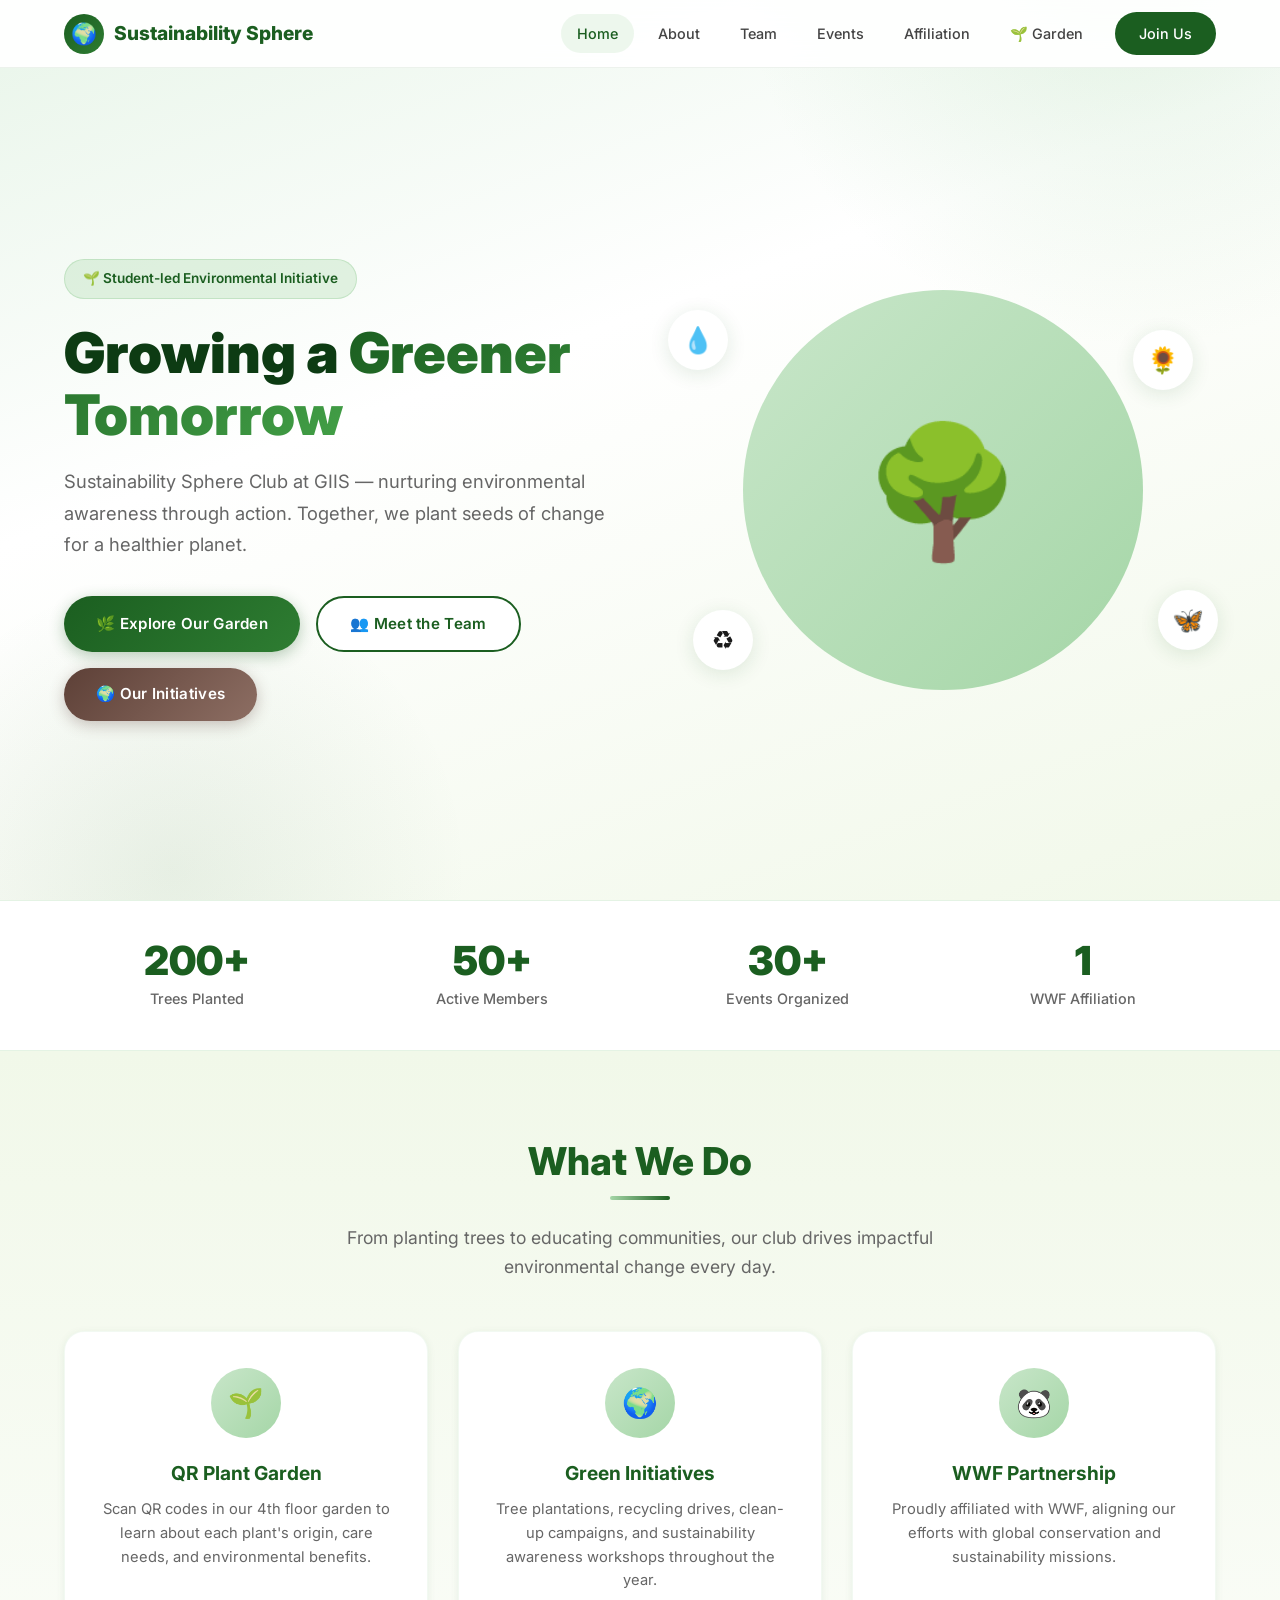
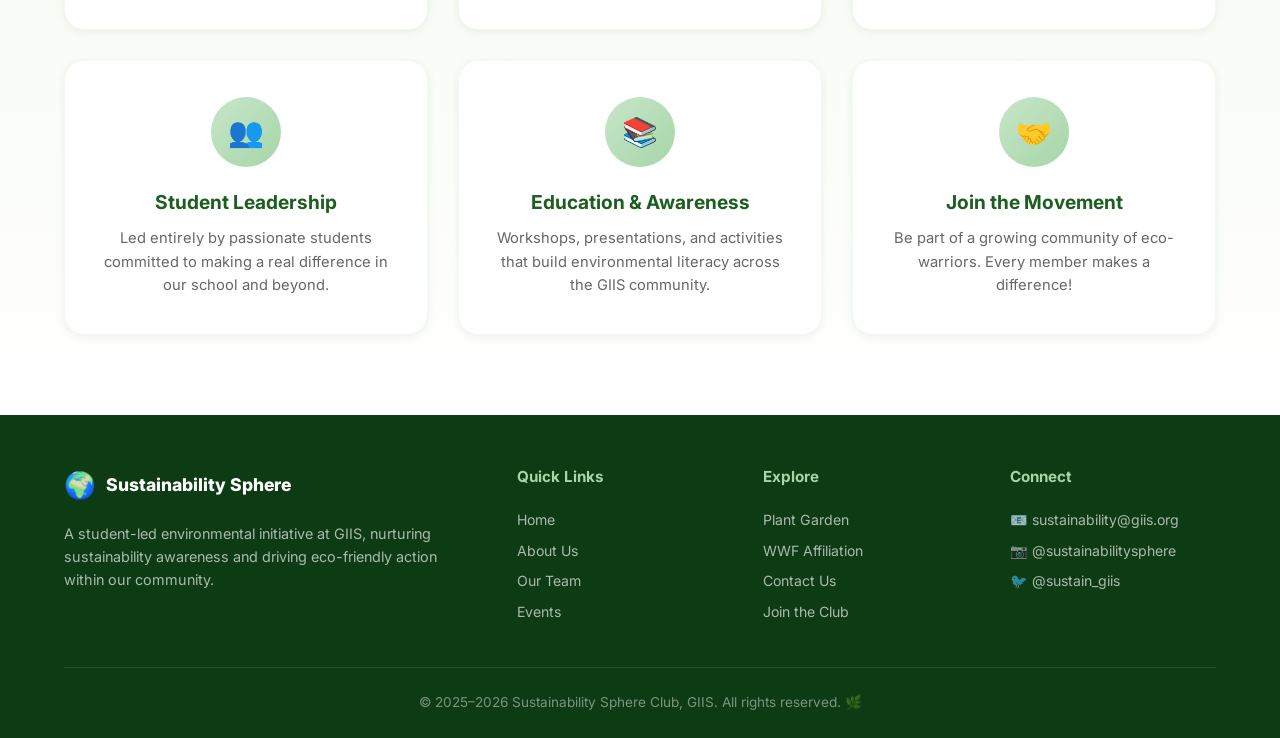
<file: index.html>
<!DOCTYPE html>
<html lang="en">
<head>
  <meta charset="UTF-8" />
  <meta name="viewport" content="width=device-width, initial-scale=1.0" />
  <title>Sustainability Sphere Club – GIIS</title>
  <meta name="description" content="Growing a Greener Tomorrow. The Sustainability Sphere Club at GIIS nurtures environmental awareness through action." />
  <link href="https://fonts.googleapis.com/css2?family=Inter:wght@400;500;600;700;800;900&display=swap" rel="stylesheet" />
  <link rel="stylesheet" href="styles.css" />
</head>
<body>

  <!-- Floating Leaves Background -->
  <div class="leaf-bg"></div>

  <!-- ========== NAVIGATION ========== -->
  <nav class="navbar">
    <div class="container nav-content">
      <a href="index.html" class="nav-logo">
        <span class="logo-icon">🌍</span>
        Sustainability Sphere
      </a>
      <div class="nav-links">
        <a href="index.html" class="active">Home</a>
        <a href="about.html">About</a>
        <a href="team.html">Team</a>
        <a href="events.html">Events</a>
        <a href="affiliation.html">Affiliation</a>
        <a href="garden/index.html">🌱 Garden</a>
        <a href="contact.html" class="join-btn">Join Us</a>
      </div>
      <div class="menu-toggle">
        <span></span><span></span><span></span>
      </div>
    </div>
  </nav>

  <!-- ========== HERO SECTION ========== -->
  <section class="hero">
    <div class="container hero-content">
      <div class="hero-text">
        <div class="badge">🌱 Student-led Environmental Initiative</div>
        <h1>Growing a <span>Greener Tomorrow</span></h1>
        <p class="subtitle">Sustainability Sphere Club at GIIS — nurturing environmental awareness through action. Together, we plant seeds of change for a healthier planet.</p>
        <div class="hero-buttons">
          <a href="garden/index.html" class="btn btn-primary">🌿 Explore Our Garden</a>
          <a href="team.html" class="btn btn-secondary">👥 Meet the Team</a>
          <a href="events.html" class="btn btn-accent">🌍 Our Initiatives</a>
        </div>
      </div>
      <div class="hero-visual">
        <div class="hero-illustration">
          <div class="plant-circle">
            <span class="big-emoji">🌳</span>
          </div>
          <div class="orbit-item">🌻</div>
          <div class="orbit-item">🦋</div>
          <div class="orbit-item">♻️</div>
          <div class="orbit-item">💧</div>
        </div>
      </div>
    </div>
  </section>

  <!-- ========== STATS BAR ========== -->
  <section class="stats-bar">
    <div class="container">
      <div class="stats-grid">
        <div class="stat-item fade-in">
          <h3>200+</h3>
          <p>Trees Planted</p>
        </div>
        <div class="stat-item fade-in">
          <h3>50+</h3>
          <p>Active Members</p>
        </div>
        <div class="stat-item fade-in">
          <h3>30+</h3>
          <p>Events Organized</p>
        </div>
        <div class="stat-item fade-in">
          <h3>1</h3>
          <p>WWF Affiliation</p>
        </div>
      </div>
    </div>
  </section>

  <!-- ========== FEATURES / QUICK LINKS ========== -->
  <section class="section features">
    <div class="container">
      <div class="section-header fade-in">
        <h2>What We Do</h2>
        <p>From planting trees to educating communities, our club drives impactful environmental change every day.</p>
      </div>
      <div class="features-grid">
        <a href="garden/index.html" class="feature-card fade-in">
          <div class="icon">🌱</div>
          <h3>QR Plant Garden</h3>
          <p>Scan QR codes in our 4th floor garden to learn about each plant's origin, care needs, and environmental benefits.</p>
        </a>
        <a href="events.html" class="feature-card fade-in">
          <div class="icon">🌍</div>
          <h3>Green Initiatives</h3>
          <p>Tree plantations, recycling drives, clean-up campaigns, and sustainability awareness workshops throughout the year.</p>
        </a>
        <a href="affiliation.html" class="feature-card fade-in">
          <div class="icon">🐼</div>
          <h3>WWF Partnership</h3>
          <p>Proudly affiliated with WWF, aligning our efforts with global conservation and sustainability missions.</p>
        </a>
        <a href="team.html" class="feature-card fade-in">
          <div class="icon">👥</div>
          <h3>Student Leadership</h3>
          <p>Led entirely by passionate students committed to making a real difference in our school and beyond.</p>
        </a>
        <a href="about.html" class="feature-card fade-in">
          <div class="icon">📚</div>
          <h3>Education & Awareness</h3>
          <p>Workshops, presentations, and activities that build environmental literacy across the GIIS community.</p>
        </a>
        <a href="contact.html" class="feature-card fade-in">
          <div class="icon">🤝</div>
          <h3>Join the Movement</h3>
          <p>Be part of a growing community of eco-warriors. Every member makes a difference!</p>
        </a>
      </div>
    </div>
  </section>

  <!-- ========== FOOTER ========== -->
  <footer class="footer">
    <div class="container">
      <div class="footer-grid">
        <div class="footer-brand">
          <div class="logo">
            <span class="icon">🌍</span> Sustainability Sphere
          </div>
          <p>A student-led environmental initiative at GIIS, nurturing sustainability awareness and driving eco-friendly action within our community.</p>
        </div>
        <div class="footer-col">
          <h4>Quick Links</h4>
          <a href="index.html">Home</a>
          <a href="about.html">About Us</a>
          <a href="team.html">Our Team</a>
          <a href="events.html">Events</a>
        </div>
        <div class="footer-col">
          <h4>Explore</h4>
          <a href="garden/index.html">Plant Garden</a>
          <a href="affiliation.html">WWF Affiliation</a>
          <a href="contact.html">Contact Us</a>
          <a href="contact.html">Join the Club</a>
        </div>
        <div class="footer-col">
          <h4>Connect</h4>
          <a href="#">📧 sustainability@giis.org</a>
          <a href="#">📷 @sustainabilitysphere</a>
          <a href="#">🐦 @sustain_giis</a>
        </div>
      </div>
      <div class="footer-bottom">
        <p>© 2025–2026 Sustainability Sphere Club, GIIS. All rights reserved. 🌿</p>
      </div>
    </div>
  </footer>

  <!-- Scroll to Top -->
  <button class="scroll-top" title="Back to top">↑</button>

  <script src="script.js"></script>
</body>
</html>
</file>
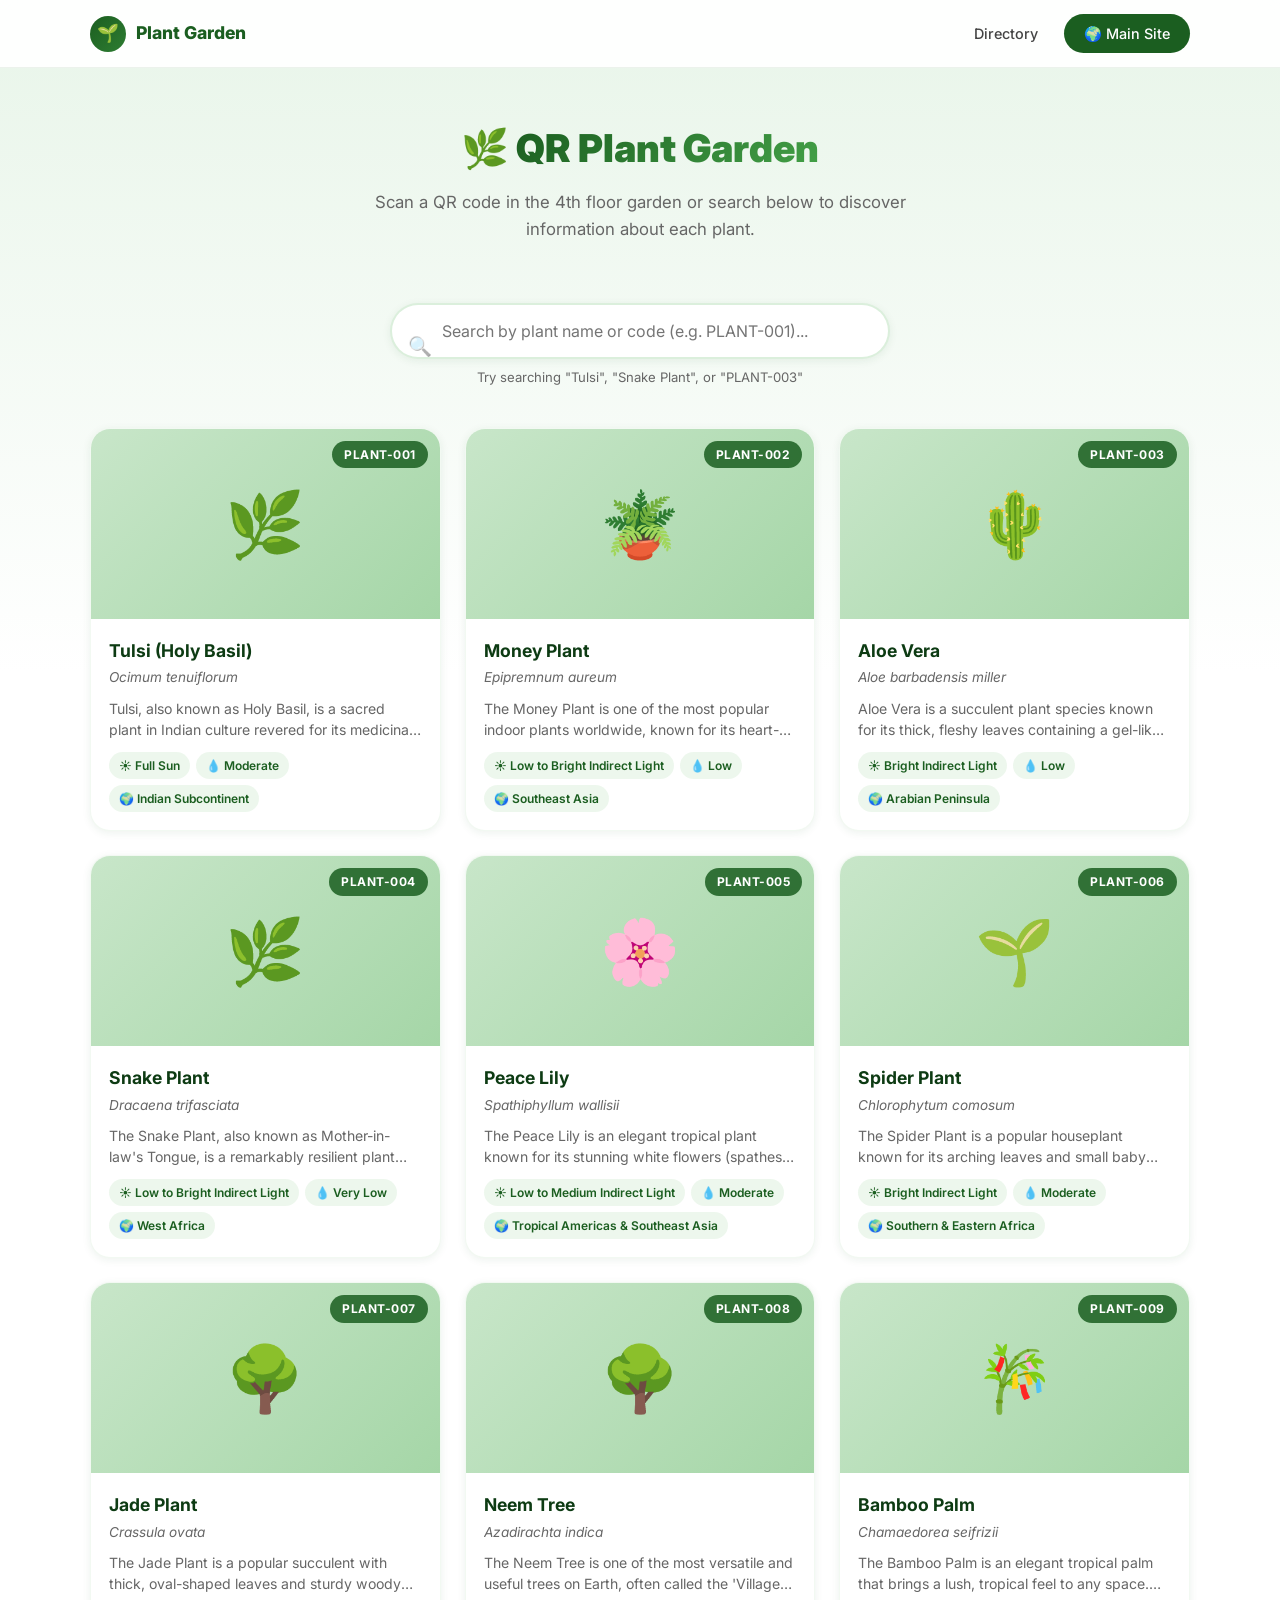
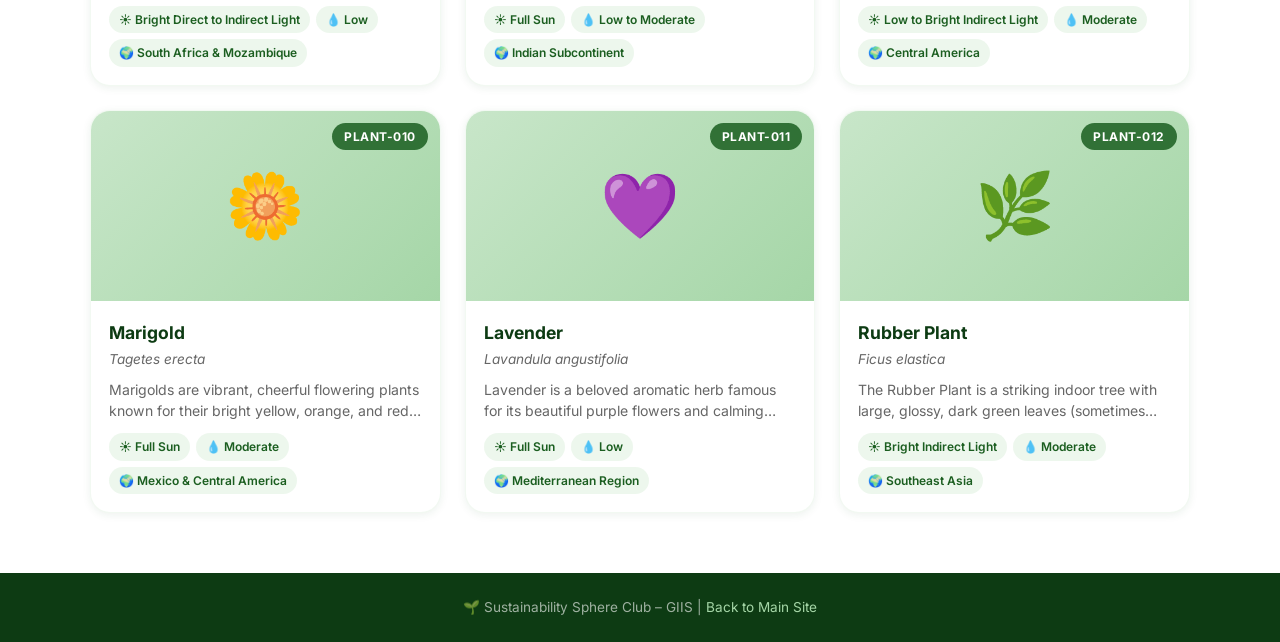
<file: garden/index.html>
<!DOCTYPE html>
<html lang="en">
<head>
  <meta charset="UTF-8" />
  <meta name="viewport" content="width=device-width, initial-scale=1.0" />
  <title>🌱 Garden Directory – Sustainability Sphere</title>
  <meta name="description" content="Explore our QR Plant Garden. Scan a QR code or search for plants to learn about their origins, care, and environmental benefits." />
  <link href="https://fonts.googleapis.com/css2?family=Inter:wght@400;500;600;700;800;900&display=swap" rel="stylesheet" />
  <link rel="stylesheet" href="styles.css" />
</head>
<body>

  <!-- ========== NAVBAR ========== -->
  <nav class="garden-nav">
    <div class="container garden-nav-content">
      <a href="index.html" class="logo">
        <span class="icon">🌱</span>
        Plant Garden
      </a>
      <div class="garden-nav-links">
        <a href="index.html">Directory</a>
        <a href="../index.html" class="main-site-btn">🌍 Main Site</a>
      </div>
    </div>
  </nav>

  <!-- ========== HEADER ========== -->
  <div class="container">
    <div class="garden-header">
      <h1>🌿 <span>QR Plant Garden</span></h1>
      <p>Scan a QR code in the 4th floor garden or search below to discover information about each plant.</p>
    </div>

    <!-- Search -->
    <div class="search-section">
      <span class="search-icon">🔍</span>
      <input type="text" id="plantSearch" placeholder="Search by plant name or code (e.g. PLANT-001)..." autocomplete="off" />
      <p class="search-hint">Try searching "Tulsi", "Snake Plant", or "PLANT-003"</p>
    </div>

    <!-- Plant Grid -->
    <div class="plant-grid" id="plantGrid">
      <!-- Plants rendered by JS -->
    </div>

    <!-- No Results -->
    <div class="no-results" id="noResults" style="display: none;">
      <div class="emoji">🔍</div>
      <h3>No plants found</h3>
      <p>Try a different search term or browse the full directory.</p>
    </div>
  </div>

  <!-- ========== FOOTER ========== -->
  <footer class="garden-footer">
    <div class="container">
      <p>🌱 Sustainability Sphere Club – GIIS | <a href="../index.html">Back to Main Site</a></p>
    </div>
  </footer>

  <script src="plants-data.js"></script>
  <script>
    document.addEventListener('DOMContentLoaded', () => {
      const grid = document.getElementById('plantGrid');
      const searchInput = document.getElementById('plantSearch');
      const noResults = document.getElementById('noResults');

      function renderPlants(plants) {
        grid.innerHTML = '';
        if (plants.length === 0) {
          noResults.style.display = 'block';
          return;
        }
        noResults.style.display = 'none';

        plants.forEach(plant => {
          const card = document.createElement('a');
          card.href = `plant.html?code=${plant.code}`;
          card.className = 'plant-card';
          card.innerHTML = `
            <div class="plant-card-img">
              ${plant.emoji}
              <span class="plant-code-badge">${plant.code}</span>
            </div>
            <div class="plant-card-body">
              <h3>${plant.name}</h3>
              <p class="scientific">${plant.scientific}</p>
              <p>${plant.description}</p>
              <div class="plant-tags">
                <span class="plant-tag">☀️ ${plant.sunlight.split('–')[0].split('(')[0].trim()}</span>
                <span class="plant-tag">💧 ${plant.watering.split('–')[0].trim()}</span>
                <span class="plant-tag">🌍 ${plant.origin.split('(')[0].trim()}</span>
              </div>
            </div>
          `;
          grid.appendChild(card);
        });
      }

      // Initial render
      renderPlants(window.PLANTS);

      // Search
      searchInput.addEventListener('input', (e) => {
        const query = e.target.value.toLowerCase().trim();
        if (!query) {
          renderPlants(window.PLANTS);
          return;
        }
        const filtered = window.PLANTS.filter(p =>
          p.name.toLowerCase().includes(query) ||
          p.scientific.toLowerCase().includes(query) ||
          p.code.toLowerCase().includes(query) ||
          p.origin.toLowerCase().includes(query)
        );
        renderPlants(filtered);
      });

      // Check if there's a search param from QR scan
      const urlParams = new URLSearchParams(window.location.search);
      const searchQuery = urlParams.get('search');
      if (searchQuery) {
        searchInput.value = searchQuery;
        searchInput.dispatchEvent(new Event('input'));
      }
    });
  </script>
</body>
</html>
</file>
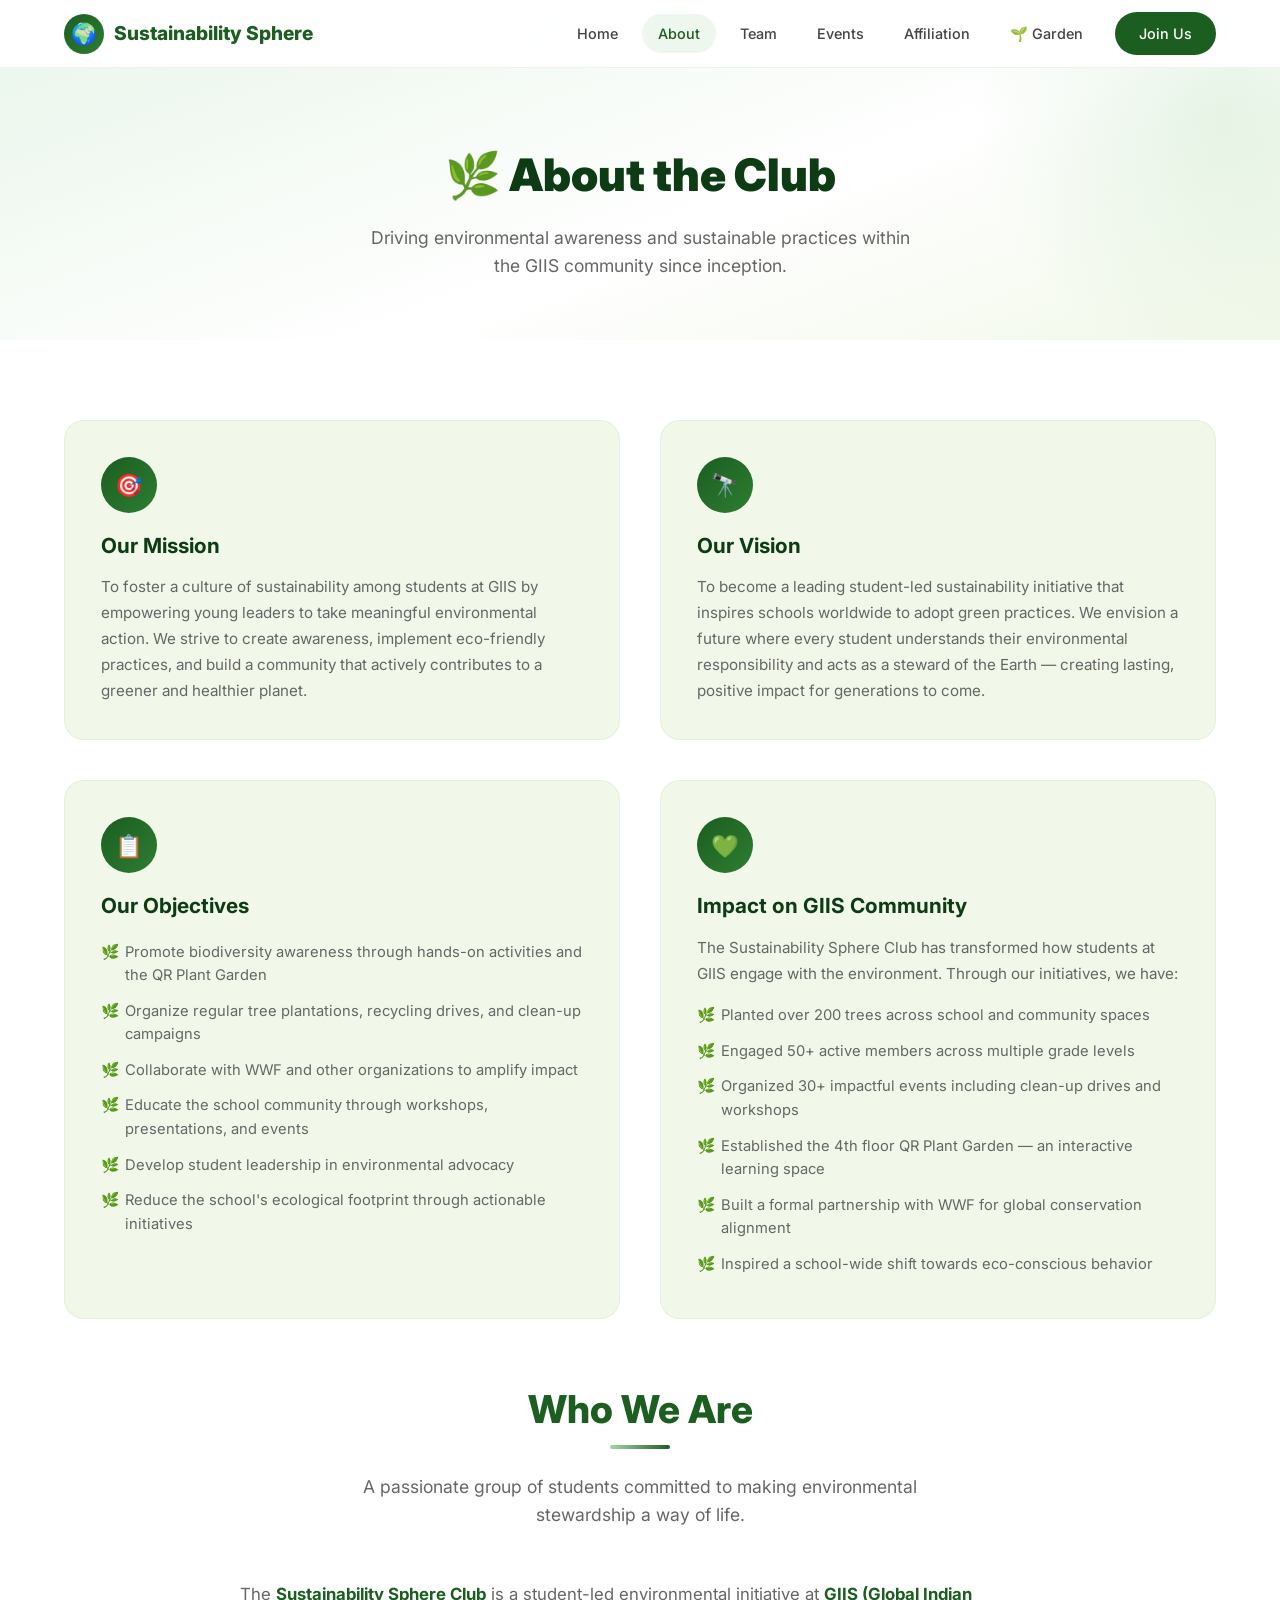
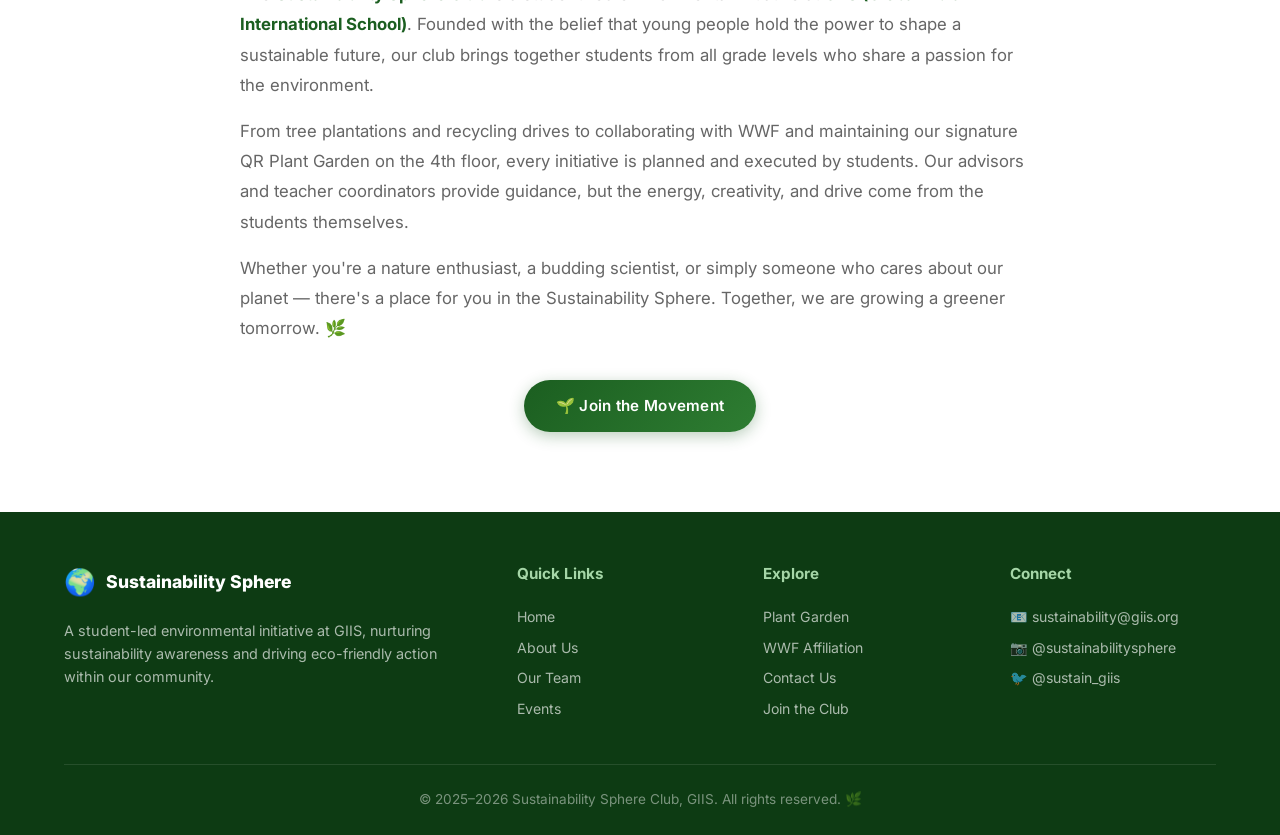
<file: about.html>
<!DOCTYPE html>
<html lang="en">
<head>
  <meta charset="UTF-8" />
  <meta name="viewport" content="width=device-width, initial-scale=1.0" />
  <title>About Us – Sustainability Sphere Club</title>
  <meta name="description" content="Learn about the mission, vision, and impact of the Sustainability Sphere Club at GIIS." />
  <link href="https://fonts.googleapis.com/css2?family=Inter:wght@400;500;600;700;800;900&display=swap" rel="stylesheet" />
  <link rel="stylesheet" href="styles.css" />
</head>
<body>

  <div class="leaf-bg"></div>

  <!-- ========== NAVIGATION ========== -->
  <nav class="navbar">
    <div class="container nav-content">
      <a href="index.html" class="nav-logo">
        <span class="logo-icon">🌍</span>
        Sustainability Sphere
      </a>
      <div class="nav-links">
        <a href="index.html">Home</a>
        <a href="about.html" class="active">About</a>
        <a href="team.html">Team</a>
        <a href="events.html">Events</a>
        <a href="affiliation.html">Affiliation</a>
        <a href="garden/index.html">🌱 Garden</a>
        <a href="contact.html" class="join-btn">Join Us</a>
      </div>
      <div class="menu-toggle">
        <span></span><span></span><span></span>
      </div>
    </div>
  </nav>

  <!-- ========== PAGE HEADER ========== -->
  <div class="page-header">
    <div class="container">
      <h1>🌿 About the Club</h1>
      <p>Driving environmental awareness and sustainable practices within the GIIS community since inception.</p>
    </div>
  </div>

  <!-- ========== ABOUT CONTENT ========== -->
  <section class="section about-section">
    <div class="container">
      <div class="about-grid">

        <!-- Mission -->
        <div class="about-card fade-in">
          <div class="icon">🎯</div>
          <h3>Our Mission</h3>
          <p>To foster a culture of sustainability among students at GIIS by empowering young leaders to take meaningful environmental action. We strive to create awareness, implement eco-friendly practices, and build a community that actively contributes to a greener and healthier planet.</p>
        </div>

        <!-- Vision -->
        <div class="about-card fade-in">
          <div class="icon">🔭</div>
          <h3>Our Vision</h3>
          <p>To become a leading student-led sustainability initiative that inspires schools worldwide to adopt green practices. We envision a future where every student understands their environmental responsibility and acts as a steward of the Earth — creating lasting, positive impact for generations to come.</p>
        </div>

        <!-- Objectives -->
        <div class="about-card fade-in">
          <div class="icon">📋</div>
          <h3>Our Objectives</h3>
          <ul>
            <li>Promote biodiversity awareness through hands-on activities and the QR Plant Garden</li>
            <li>Organize regular tree plantations, recycling drives, and clean-up campaigns</li>
            <li>Collaborate with WWF and other organizations to amplify impact</li>
            <li>Educate the school community through workshops, presentations, and events</li>
            <li>Develop student leadership in environmental advocacy</li>
            <li>Reduce the school's ecological footprint through actionable initiatives</li>
          </ul>
        </div>

        <!-- Impact -->
        <div class="about-card fade-in">
          <div class="icon">💚</div>
          <h3>Impact on GIIS Community</h3>
          <p>The Sustainability Sphere Club has transformed how students at GIIS engage with the environment. Through our initiatives, we have:</p>
          <ul>
            <li>Planted over 200 trees across school and community spaces</li>
            <li>Engaged 50+ active members across multiple grade levels</li>
            <li>Organized 30+ impactful events including clean-up drives and workshops</li>
            <li>Established the 4th floor QR Plant Garden — an interactive learning space</li>
            <li>Built a formal partnership with WWF for global conservation alignment</li>
            <li>Inspired a school-wide shift towards eco-conscious behavior</li>
          </ul>
        </div>

      </div>

      <!-- Who We Are Section -->
      <div style="margin-top: 60px; text-align: center;" class="fade-in">
        <div class="section-header">
          <h2>Who We Are</h2>
          <p>A passionate group of students committed to making environmental stewardship a way of life.</p>
        </div>
        <div style="max-width: 800px; margin: 0 auto; text-align: left;">
          <p style="color: var(--text-light); font-size: 1.05rem; line-height: 1.8; margin-bottom: 16px;">
            The <strong style="color: var(--forest-green);">Sustainability Sphere Club</strong> is a student-led environmental initiative at 
            <strong style="color: var(--forest-green);">GIIS (Global Indian International School)</strong>. Founded with the belief that young 
            people hold the power to shape a sustainable future, our club brings together students from all grade levels who share a 
            passion for the environment.
          </p>
          <p style="color: var(--text-light); font-size: 1.05rem; line-height: 1.8; margin-bottom: 16px;">
            From tree plantations and recycling drives to collaborating with WWF and maintaining our signature QR Plant Garden on the 
            4th floor, every initiative is planned and executed by students. Our advisors and teacher coordinators provide guidance, 
            but the energy, creativity, and drive come from the students themselves.
          </p>
          <p style="color: var(--text-light); font-size: 1.05rem; line-height: 1.8;">
            Whether you're a nature enthusiast, a budding scientist, or simply someone who cares about our planet — there's a place 
            for you in the Sustainability Sphere. Together, we are growing a greener tomorrow. 🌿
          </p>
        </div>
        <div style="margin-top: 36px;">
          <a href="contact.html" class="btn btn-primary">🌱 Join the Movement</a>
        </div>
      </div>
    </div>
  </section>

  <!-- ========== FOOTER ========== -->
  <footer class="footer">
    <div class="container">
      <div class="footer-grid">
        <div class="footer-brand">
          <div class="logo">
            <span class="icon">🌍</span> Sustainability Sphere
          </div>
          <p>A student-led environmental initiative at GIIS, nurturing sustainability awareness and driving eco-friendly action within our community.</p>
        </div>
        <div class="footer-col">
          <h4>Quick Links</h4>
          <a href="index.html">Home</a>
          <a href="about.html">About Us</a>
          <a href="team.html">Our Team</a>
          <a href="events.html">Events</a>
        </div>
        <div class="footer-col">
          <h4>Explore</h4>
          <a href="garden/index.html">Plant Garden</a>
          <a href="affiliation.html">WWF Affiliation</a>
          <a href="contact.html">Contact Us</a>
          <a href="contact.html">Join the Club</a>
        </div>
        <div class="footer-col">
          <h4>Connect</h4>
          <a href="#">📧 sustainability@giis.org</a>
          <a href="#">📷 @sustainabilitysphere</a>
          <a href="#">🐦 @sustain_giis</a>
        </div>
      </div>
      <div class="footer-bottom">
        <p>© 2025–2026 Sustainability Sphere Club, GIIS. All rights reserved. 🌿</p>
      </div>
    </div>
  </footer>

  <button class="scroll-top" title="Back to top">↑</button>
  <script src="script.js"></script>
</body>
</html>
</file>
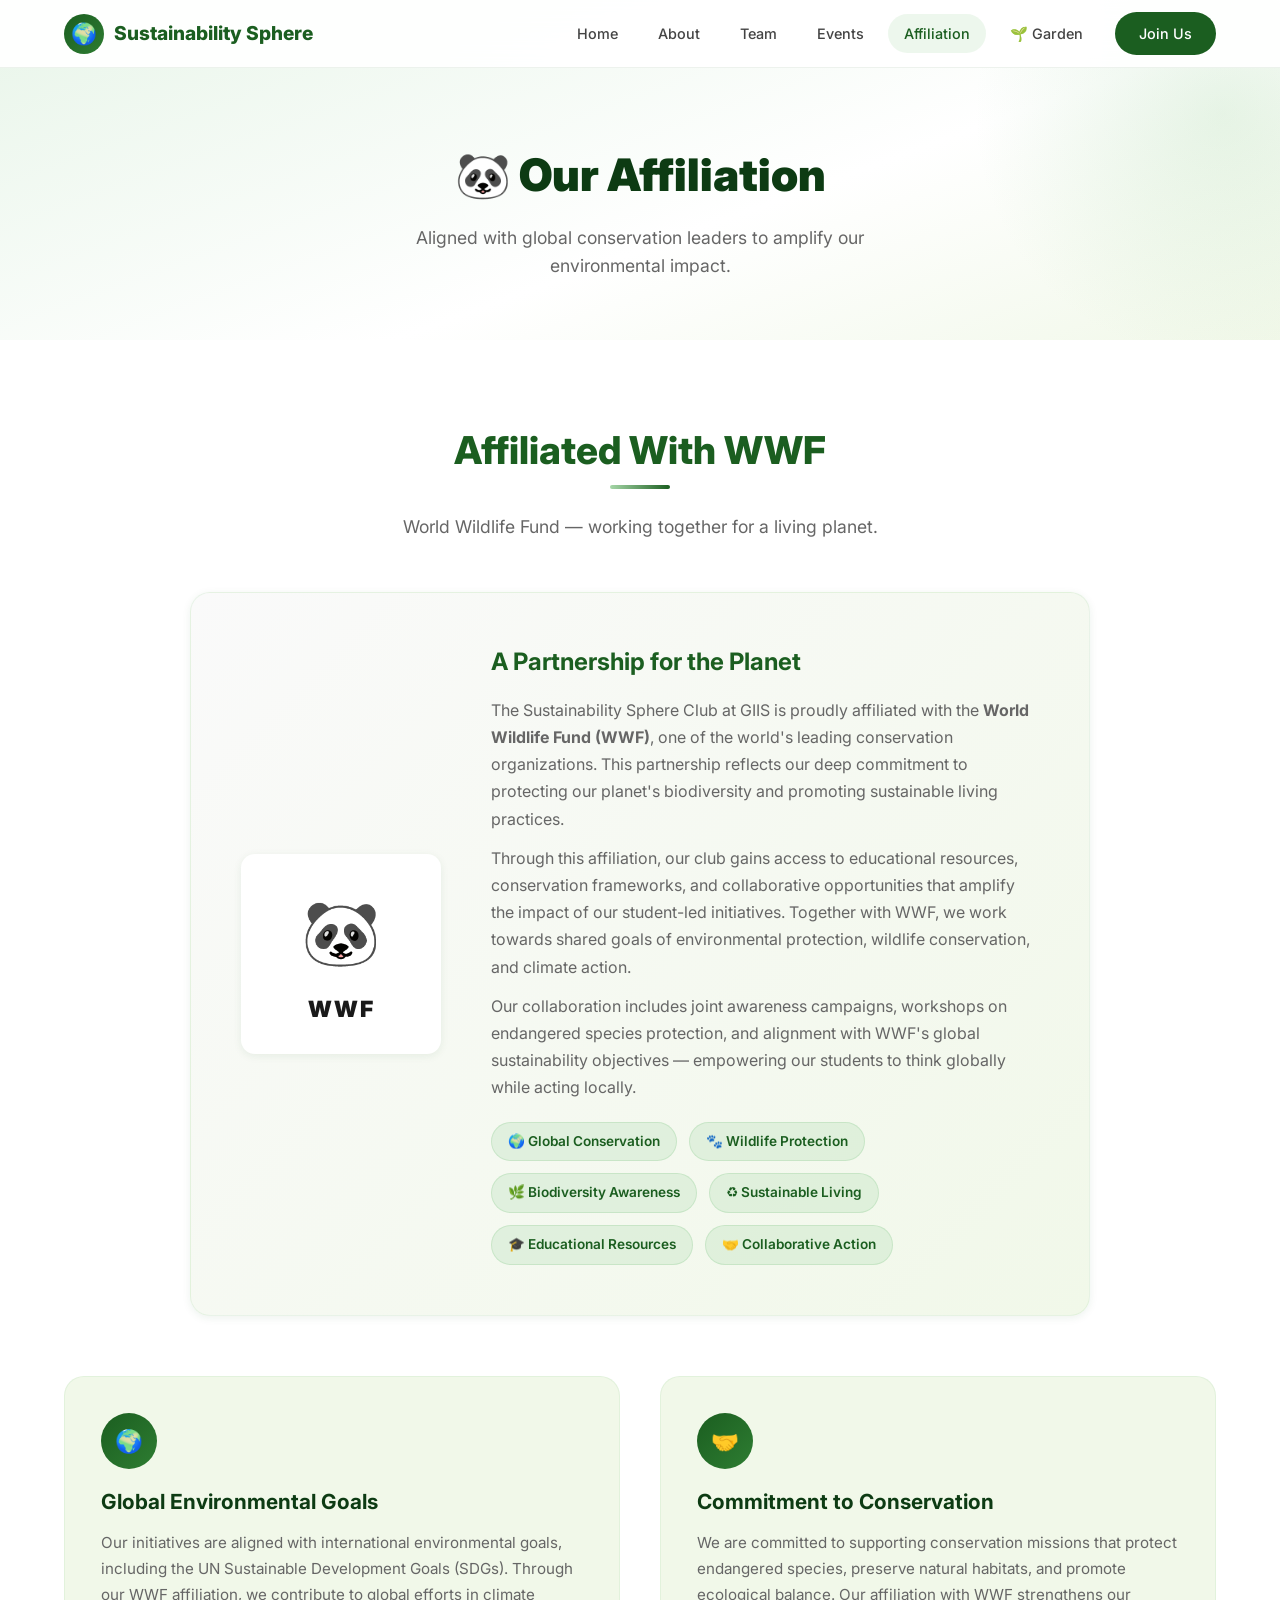
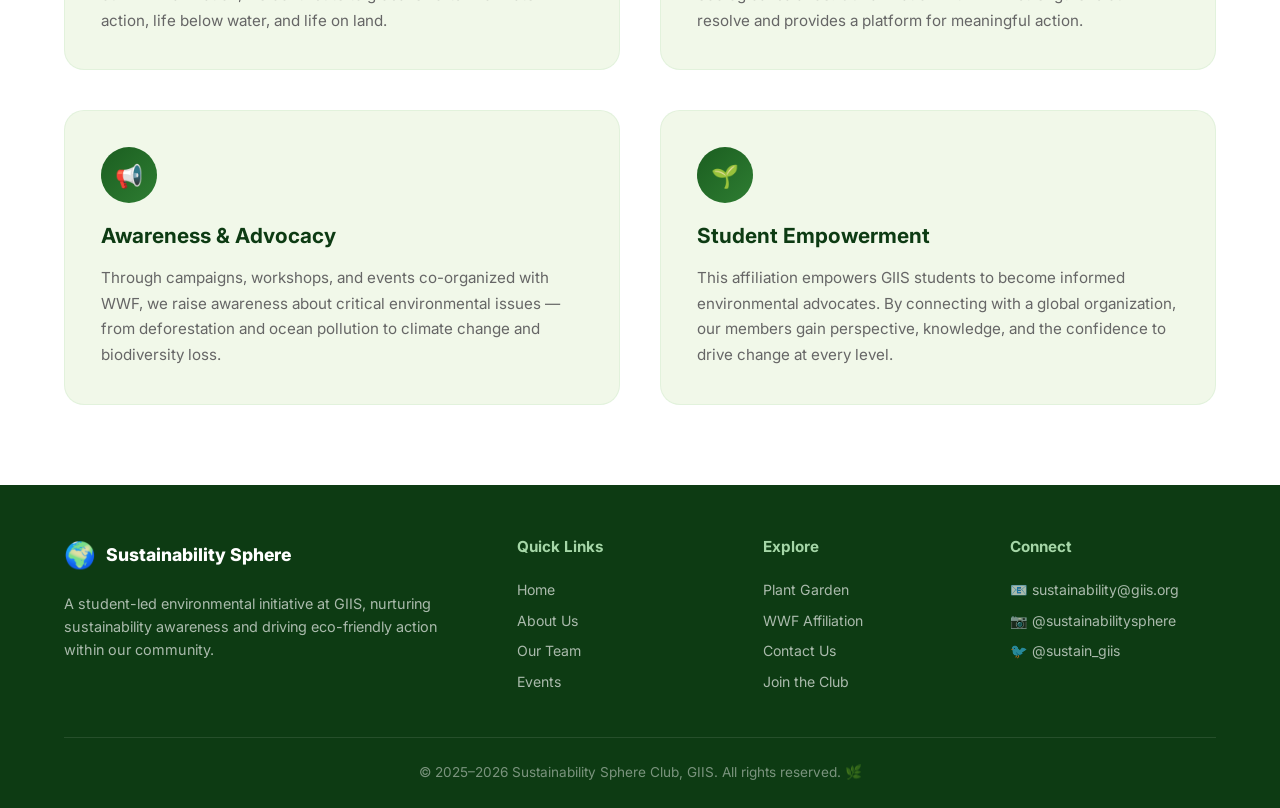
<file: affiliation.html>
<!DOCTYPE html>
<html lang="en">
<head>
  <meta charset="UTF-8" />
  <meta name="viewport" content="width=device-width, initial-scale=1.0" />
  <title>Our Affiliation – Sustainability Sphere Club</title>
  <meta name="description" content="Sustainability Sphere Club is proudly affiliated with WWF, aligned with global conservation goals." />
  <link href="https://fonts.googleapis.com/css2?family=Inter:wght@400;500;600;700;800;900&display=swap" rel="stylesheet" />
  <link rel="stylesheet" href="styles.css" />
</head>
<body>

  <div class="leaf-bg"></div>

  <!-- ========== NAVIGATION ========== -->
  <nav class="navbar">
    <div class="container nav-content">
      <a href="index.html" class="nav-logo">
        <span class="logo-icon">🌍</span>
        Sustainability Sphere
      </a>
      <div class="nav-links">
        <a href="index.html">Home</a>
        <a href="about.html">About</a>
        <a href="team.html">Team</a>
        <a href="events.html">Events</a>
        <a href="affiliation.html" class="active">Affiliation</a>
        <a href="garden/index.html">🌱 Garden</a>
        <a href="contact.html" class="join-btn">Join Us</a>
      </div>
      <div class="menu-toggle">
        <span></span><span></span><span></span>
      </div>
    </div>
  </nav>

  <!-- ========== PAGE HEADER ========== -->
  <div class="page-header">
    <div class="container">
      <h1>🐼 Our Affiliation</h1>
      <p>Aligned with global conservation leaders to amplify our environmental impact.</p>
    </div>
  </div>

  <!-- ========== AFFILIATION SECTION ========== -->
  <section class="section affiliation-section">
    <div class="container">
      <div class="section-header fade-in">
        <h2>Affiliated With WWF</h2>
        <p>World Wildlife Fund — working together for a living planet.</p>
      </div>

      <div class="affiliation-card fade-in">
        <div class="affiliation-logo">
          <div class="wwf-placeholder">
            <div class="panda">🐼</div>
            <p>WWF</p>
          </div>
        </div>
        <div class="affiliation-text">
          <h3>A Partnership for the Planet</h3>
          <p>
            The Sustainability Sphere Club at GIIS is proudly affiliated with the 
            <strong>World Wildlife Fund (WWF)</strong>, one of the world's leading conservation organizations. 
            This partnership reflects our deep commitment to protecting our planet's biodiversity and 
            promoting sustainable living practices.
          </p>
          <p>
            Through this affiliation, our club gains access to educational resources, conservation frameworks, 
            and collaborative opportunities that amplify the impact of our student-led initiatives. Together with 
            WWF, we work towards shared goals of environmental protection, wildlife conservation, and climate action.
          </p>
          <p>
            Our collaboration includes joint awareness campaigns, workshops on endangered species protection, 
            and alignment with WWF's global sustainability objectives — empowering our students to think globally 
            while acting locally.
          </p>
          <div class="highlights">
            <span class="highlight-tag">🌍 Global Conservation</span>
            <span class="highlight-tag">🐾 Wildlife Protection</span>
            <span class="highlight-tag">🌿 Biodiversity Awareness</span>
            <span class="highlight-tag">♻️ Sustainable Living</span>
            <span class="highlight-tag">🎓 Educational Resources</span>
            <span class="highlight-tag">🤝 Collaborative Action</span>
          </div>
        </div>
      </div>

      <!-- Commitment Section -->
      <div style="margin-top: 60px;" class="fade-in">
        <div class="about-grid">
          <div class="about-card">
            <div class="icon">🌍</div>
            <h3>Global Environmental Goals</h3>
            <p>Our initiatives are aligned with international environmental goals, including the UN Sustainable Development Goals (SDGs). Through our WWF affiliation, we contribute to global efforts in climate action, life below water, and life on land.</p>
          </div>
          <div class="about-card">
            <div class="icon">🤝</div>
            <h3>Commitment to Conservation</h3>
            <p>We are committed to supporting conservation missions that protect endangered species, preserve natural habitats, and promote ecological balance. Our affiliation with WWF strengthens our resolve and provides a platform for meaningful action.</p>
          </div>
          <div class="about-card">
            <div class="icon">📢</div>
            <h3>Awareness & Advocacy</h3>
            <p>Through campaigns, workshops, and events co-organized with WWF, we raise awareness about critical environmental issues — from deforestation and ocean pollution to climate change and biodiversity loss.</p>
          </div>
          <div class="about-card">
            <div class="icon">🌱</div>
            <h3>Student Empowerment</h3>
            <p>This affiliation empowers GIIS students to become informed environmental advocates. By connecting with a global organization, our members gain perspective, knowledge, and the confidence to drive change at every level.</p>
          </div>
        </div>
      </div>

    </div>
  </section>

  <!-- ========== FOOTER ========== -->
  <footer class="footer">
    <div class="container">
      <div class="footer-grid">
        <div class="footer-brand">
          <div class="logo">
            <span class="icon">🌍</span> Sustainability Sphere
          </div>
          <p>A student-led environmental initiative at GIIS, nurturing sustainability awareness and driving eco-friendly action within our community.</p>
        </div>
        <div class="footer-col">
          <h4>Quick Links</h4>
          <a href="index.html">Home</a>
          <a href="about.html">About Us</a>
          <a href="team.html">Our Team</a>
          <a href="events.html">Events</a>
        </div>
        <div class="footer-col">
          <h4>Explore</h4>
          <a href="garden/index.html">Plant Garden</a>
          <a href="affiliation.html">WWF Affiliation</a>
          <a href="contact.html">Contact Us</a>
          <a href="contact.html">Join the Club</a>
        </div>
        <div class="footer-col">
          <h4>Connect</h4>
          <a href="#">📧 sustainability@giis.org</a>
          <a href="#">📷 @sustainabilitysphere</a>
          <a href="#">🐦 @sustain_giis</a>
        </div>
      </div>
      <div class="footer-bottom">
        <p>© 2025–2026 Sustainability Sphere Club, GIIS. All rights reserved. 🌿</p>
      </div>
    </div>
  </footer>

  <button class="scroll-top" title="Back to top">↑</button>
  <script src="script.js"></script>
</body>
</html>
</file>
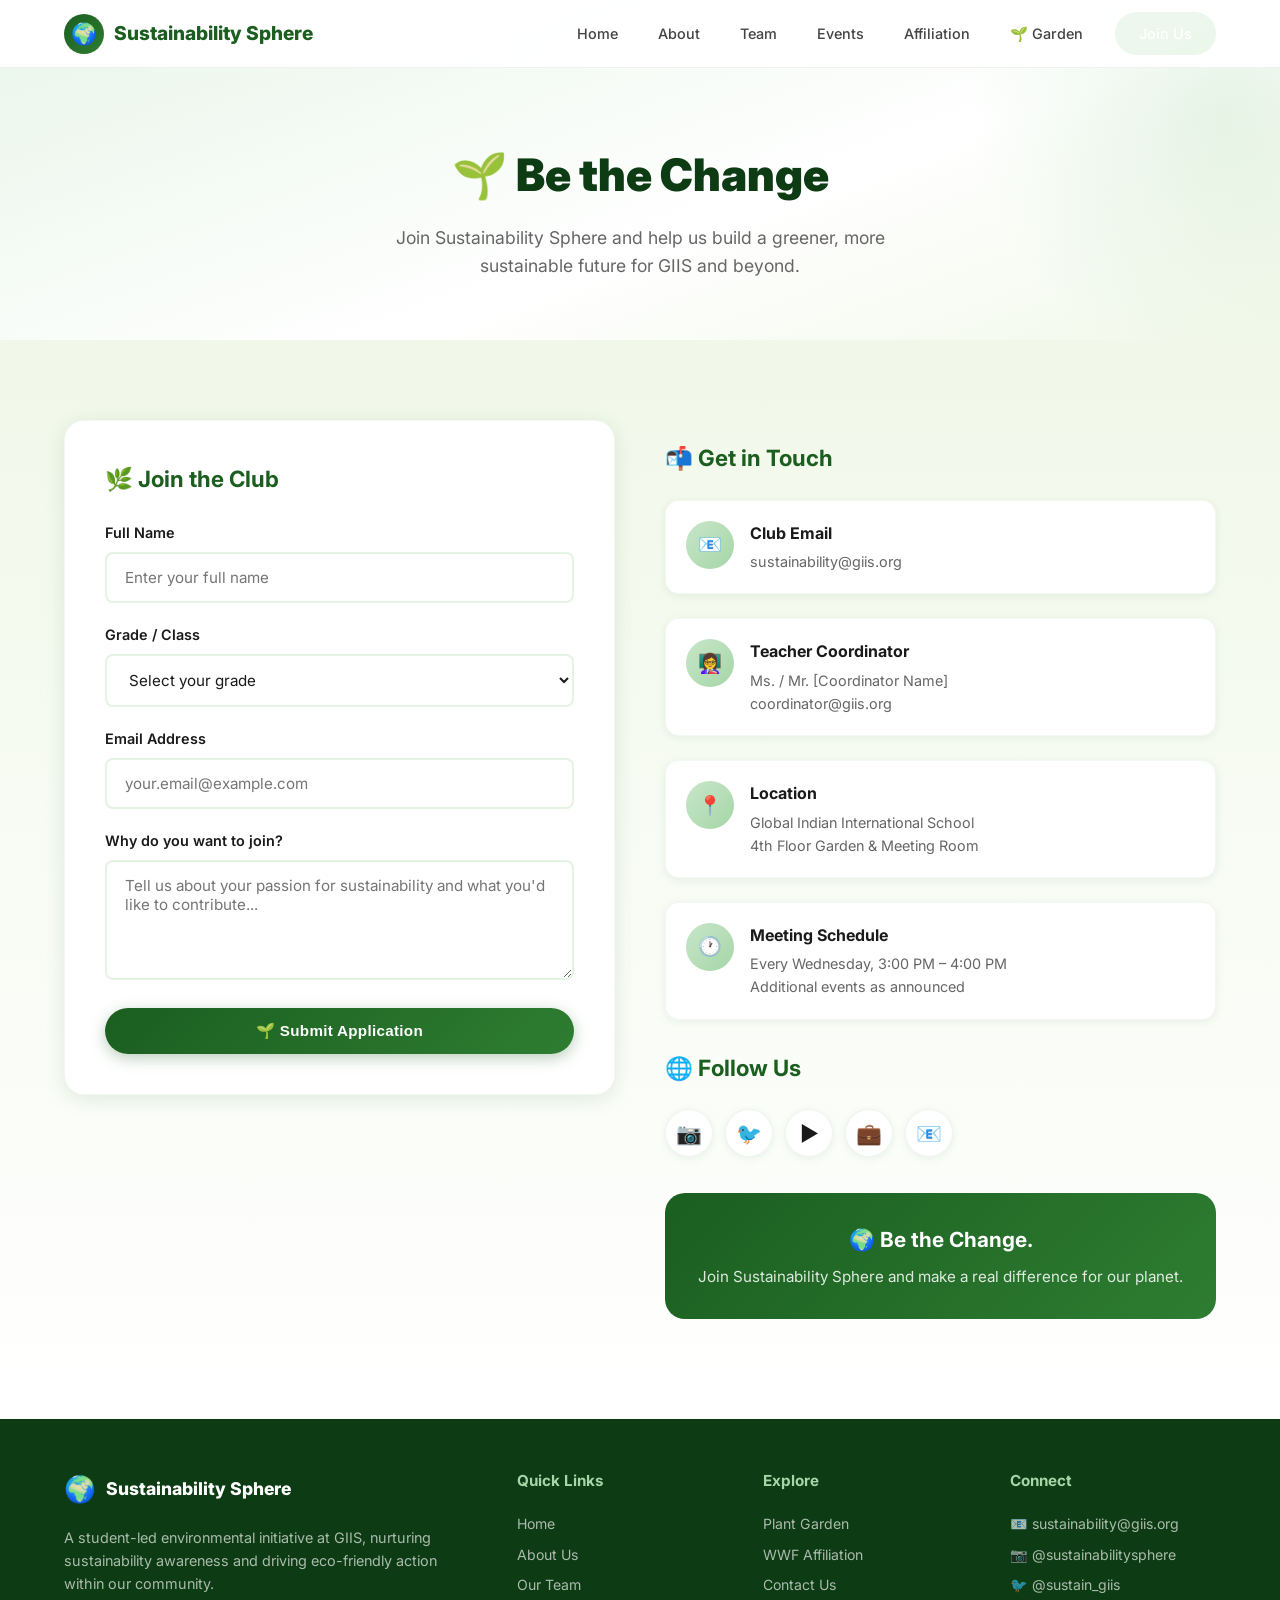
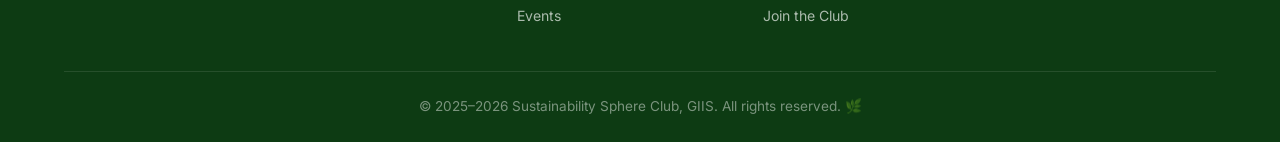
<file: contact.html>
<!DOCTYPE html>
<html lang="en">
<head>
  <meta charset="UTF-8" />
  <meta name="viewport" content="width=device-width, initial-scale=1.0" />
  <title>Contact & Join Us – Sustainability Sphere Club</title>
  <meta name="description" content="Be the change. Join the Sustainability Sphere Club at GIIS and help grow a greener tomorrow." />
  <link href="https://fonts.googleapis.com/css2?family=Inter:wght@400;500;600;700;800;900&display=swap" rel="stylesheet" />
  <link rel="stylesheet" href="styles.css" />
</head>
<body>

  <div class="leaf-bg"></div>

  <!-- ========== NAVIGATION ========== -->
  <nav class="navbar">
    <div class="container nav-content">
      <a href="index.html" class="nav-logo">
        <span class="logo-icon">🌍</span>
        Sustainability Sphere
      </a>
      <div class="nav-links">
        <a href="index.html">Home</a>
        <a href="about.html">About</a>
        <a href="team.html">Team</a>
        <a href="events.html">Events</a>
        <a href="affiliation.html">Affiliation</a>
        <a href="garden/index.html">🌱 Garden</a>
        <a href="contact.html" class="join-btn active">Join Us</a>
      </div>
      <div class="menu-toggle">
        <span></span><span></span><span></span>
      </div>
    </div>
  </nav>

  <!-- ========== PAGE HEADER ========== -->
  <div class="page-header">
    <div class="container">
      <h1>🌱 Be the Change</h1>
      <p>Join Sustainability Sphere and help us build a greener, more sustainable future for GIIS and beyond.</p>
    </div>
  </div>

  <!-- ========== CONTACT & JOIN ========== -->
  <section class="section contact-section">
    <div class="container">
      <div class="contact-grid">

        <!-- Join Form -->
        <div class="contact-form fade-in">
          <h3>🌿 Join the Club</h3>
          <form id="joinForm">
            <div class="form-group">
              <label for="name">Full Name</label>
              <input type="text" id="name" name="name" placeholder="Enter your full name" required />
            </div>
            <div class="form-group">
              <label for="grade">Grade / Class</label>
              <select id="grade" name="grade" required>
                <option value="" disabled selected>Select your grade</option>
                <option value="6">Grade 6</option>
                <option value="7">Grade 7</option>
                <option value="8">Grade 8</option>
                <option value="9">Grade 9</option>
                <option value="10">Grade 10</option>
                <option value="11">Grade 11</option>
                <option value="12">Grade 12</option>
              </select>
            </div>
            <div class="form-group">
              <label for="email">Email Address</label>
              <input type="email" id="email" name="email" placeholder="your.email@example.com" required />
            </div>
            <div class="form-group">
              <label for="reason">Why do you want to join?</label>
              <textarea id="reason" name="reason" placeholder="Tell us about your passion for sustainability and what you'd like to contribute..." required></textarea>
            </div>
            <button type="submit" class="btn btn-primary" style="width: 100%; justify-content: center;">
              🌱 Submit Application
            </button>
            <div class="success-message">
              🎉 Thank you for your interest! We'll get back to you soon. Welcome to the green team!
            </div>
          </form>
        </div>

        <!-- Contact Info -->
        <div class="contact-info fade-in">
          <h3>📬 Get in Touch</h3>

          <div class="contact-info-item">
            <div class="icon">📧</div>
            <div>
              <h4>Club Email</h4>
              <p>sustainability@giis.org</p>
            </div>
          </div>

          <div class="contact-info-item">
            <div class="icon">👩‍🏫</div>
            <div>
              <h4>Teacher Coordinator</h4>
              <p>Ms. / Mr. [Coordinator Name]</p>
              <p>coordinator@giis.org</p>
            </div>
          </div>

          <div class="contact-info-item">
            <div class="icon">📍</div>
            <div>
              <h4>Location</h4>
              <p>Global Indian International School</p>
              <p>4th Floor Garden & Meeting Room</p>
            </div>
          </div>

          <div class="contact-info-item">
            <div class="icon">🕐</div>
            <div>
              <h4>Meeting Schedule</h4>
              <p>Every Wednesday, 3:00 PM – 4:00 PM</p>
              <p>Additional events as announced</p>
            </div>
          </div>

          <!-- Social Media -->
          <h3 style="margin-top: 30px;">🌐 Follow Us</h3>
          <div class="social-links">
            <a href="#" class="social-link" title="Instagram">📷</a>
            <a href="#" class="social-link" title="Twitter / X">🐦</a>
            <a href="#" class="social-link" title="YouTube">▶️</a>
            <a href="#" class="social-link" title="LinkedIn">💼</a>
            <a href="#" class="social-link" title="Email">📧</a>
          </div>

          <!-- CTA Banner -->
          <div style="margin-top: 36px; background: linear-gradient(135deg, var(--forest-green), #2E7D32); padding: 30px; border-radius: var(--radius-lg); color: white; text-align: center;">
            <h3 style="color: white; font-size: 1.3rem; margin-bottom: 8px;">🌍 Be the Change.</h3>
            <p style="color: rgba(255,255,255,0.85); font-size: 0.95rem;">Join Sustainability Sphere and make a real difference for our planet.</p>
          </div>
        </div>

      </div>
    </div>
  </section>

  <!-- ========== FOOTER ========== -->
  <footer class="footer">
    <div class="container">
      <div class="footer-grid">
        <div class="footer-brand">
          <div class="logo">
            <span class="icon">🌍</span> Sustainability Sphere
          </div>
          <p>A student-led environmental initiative at GIIS, nurturing sustainability awareness and driving eco-friendly action within our community.</p>
        </div>
        <div class="footer-col">
          <h4>Quick Links</h4>
          <a href="index.html">Home</a>
          <a href="about.html">About Us</a>
          <a href="team.html">Our Team</a>
          <a href="events.html">Events</a>
        </div>
        <div class="footer-col">
          <h4>Explore</h4>
          <a href="garden/index.html">Plant Garden</a>
          <a href="affiliation.html">WWF Affiliation</a>
          <a href="contact.html">Contact Us</a>
          <a href="contact.html">Join the Club</a>
        </div>
        <div class="footer-col">
          <h4>Connect</h4>
          <a href="#">📧 sustainability@giis.org</a>
          <a href="#">📷 @sustainabilitysphere</a>
          <a href="#">🐦 @sustain_giis</a>
        </div>
      </div>
      <div class="footer-bottom">
        <p>© 2025–2026 Sustainability Sphere Club, GIIS. All rights reserved. 🌿</p>
      </div>
    </div>
  </footer>

  <button class="scroll-top" title="Back to top">↑</button>
  <script src="script.js"></script>
</body>
</html>
</file>
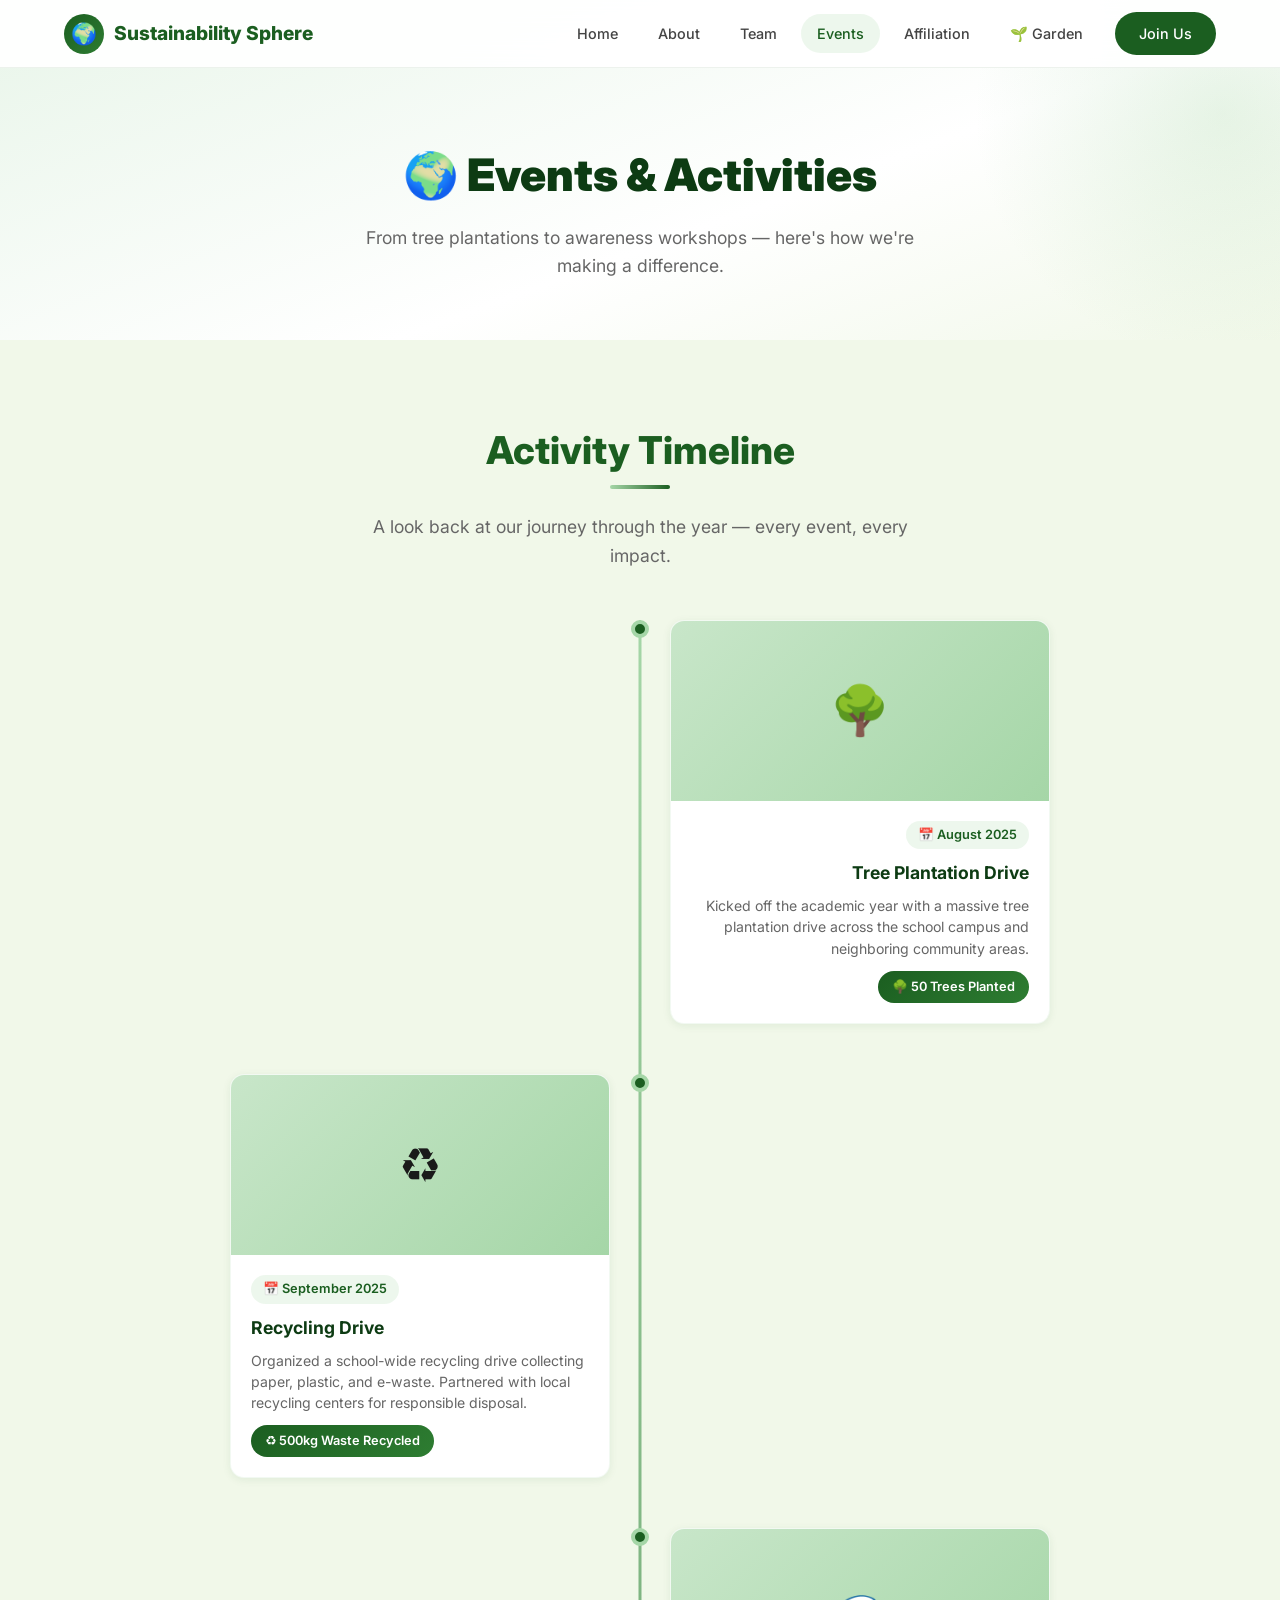
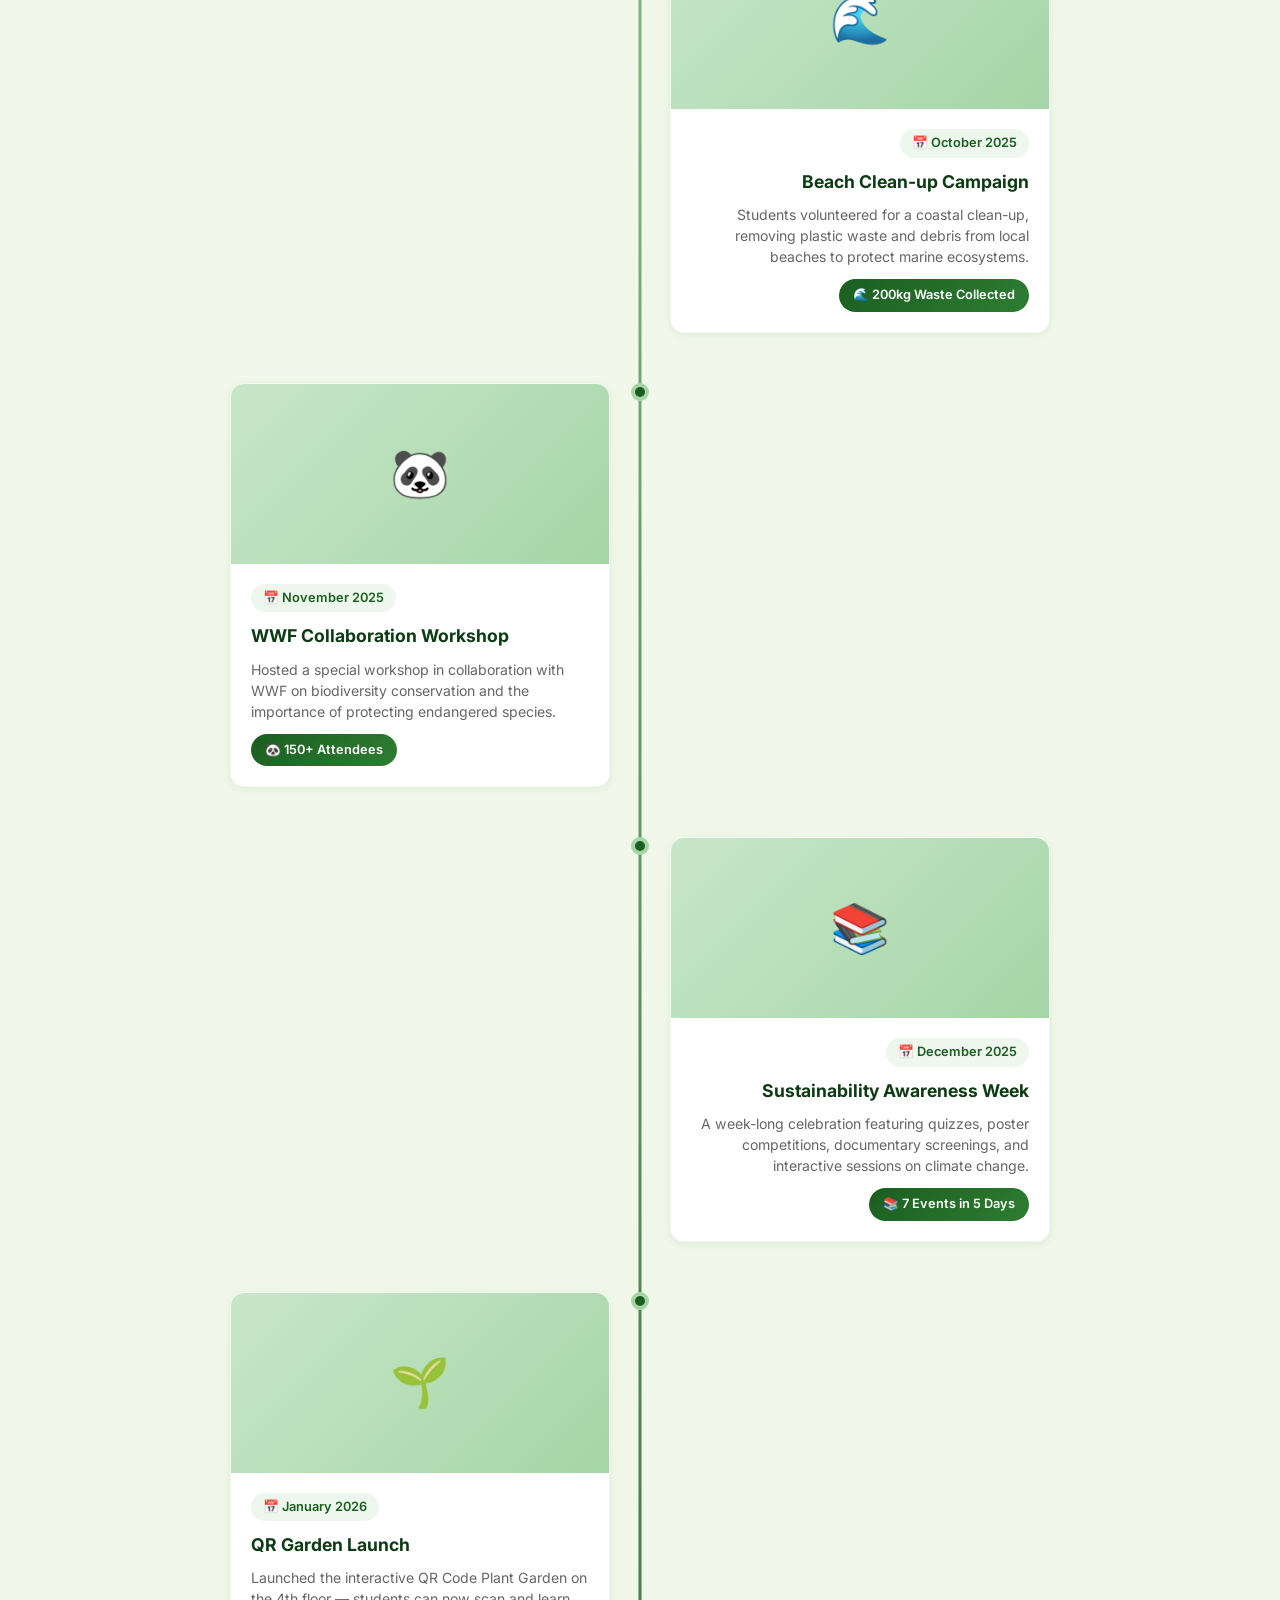
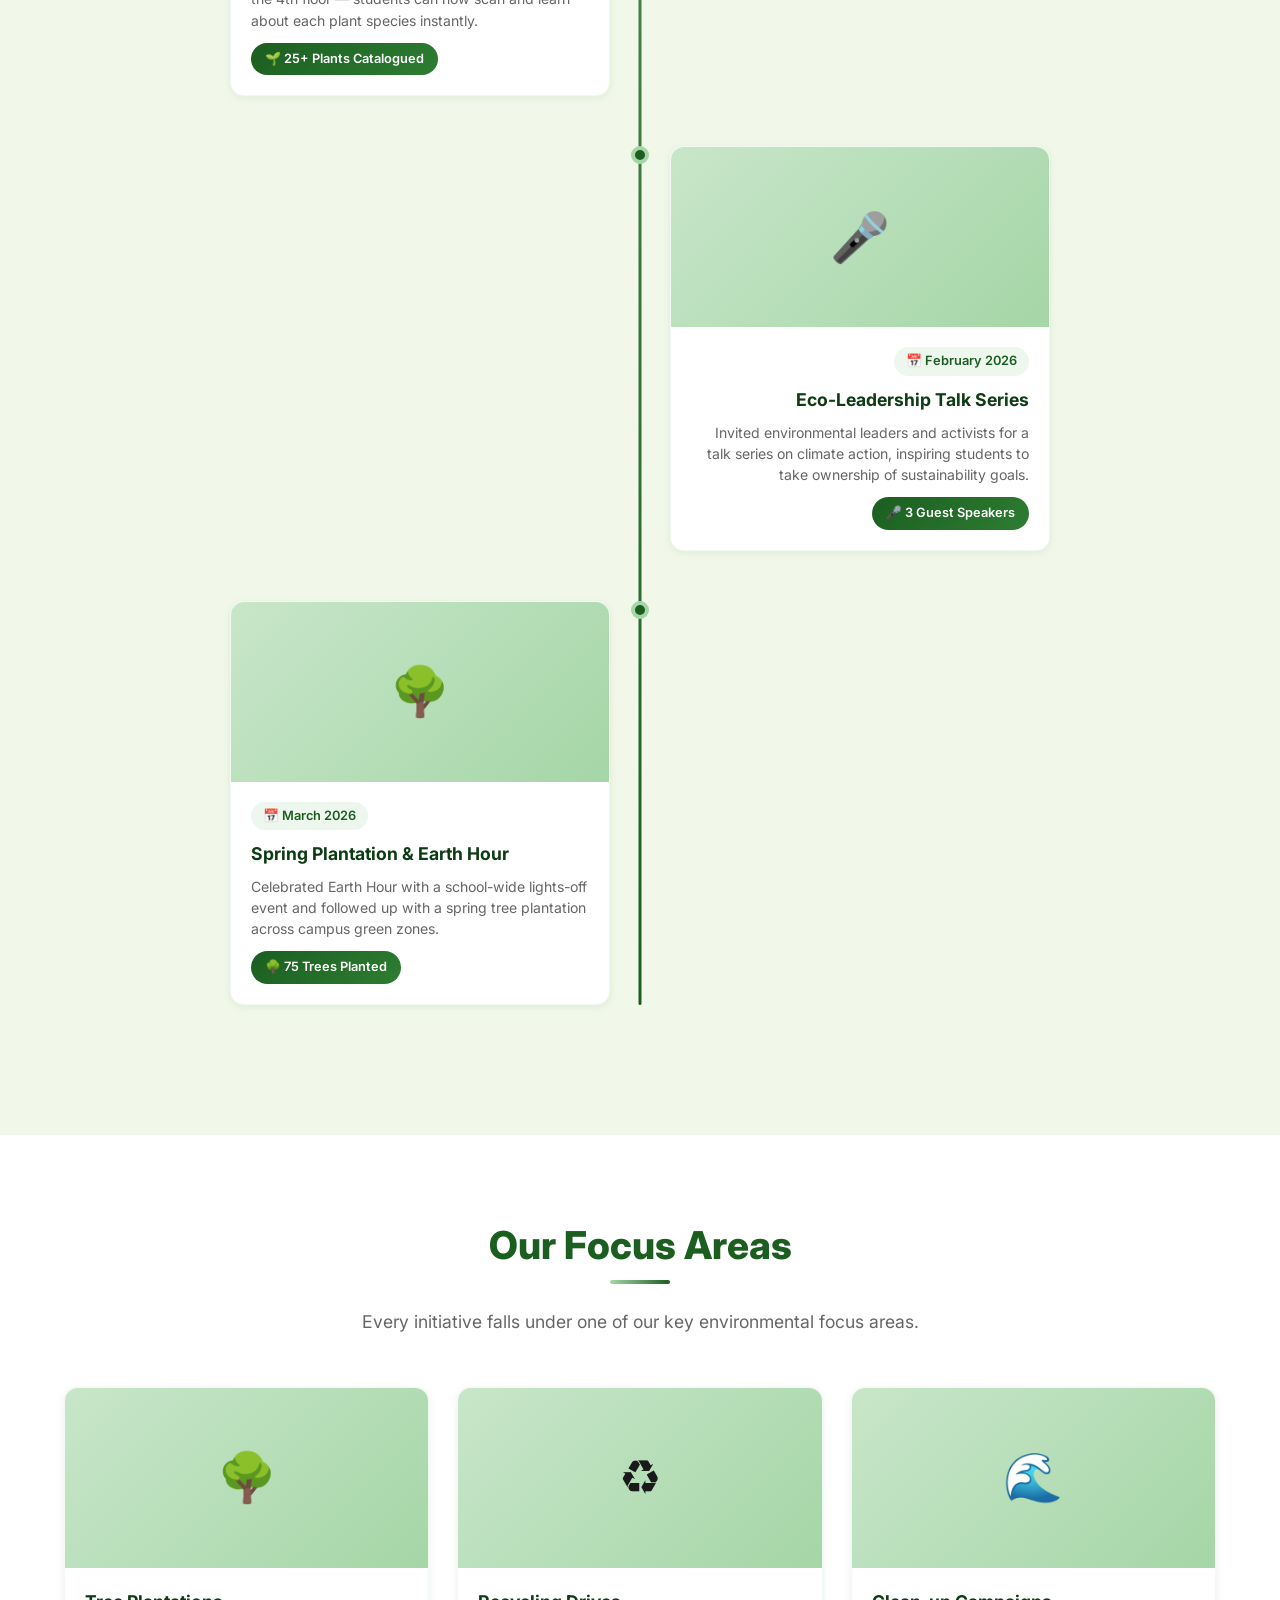
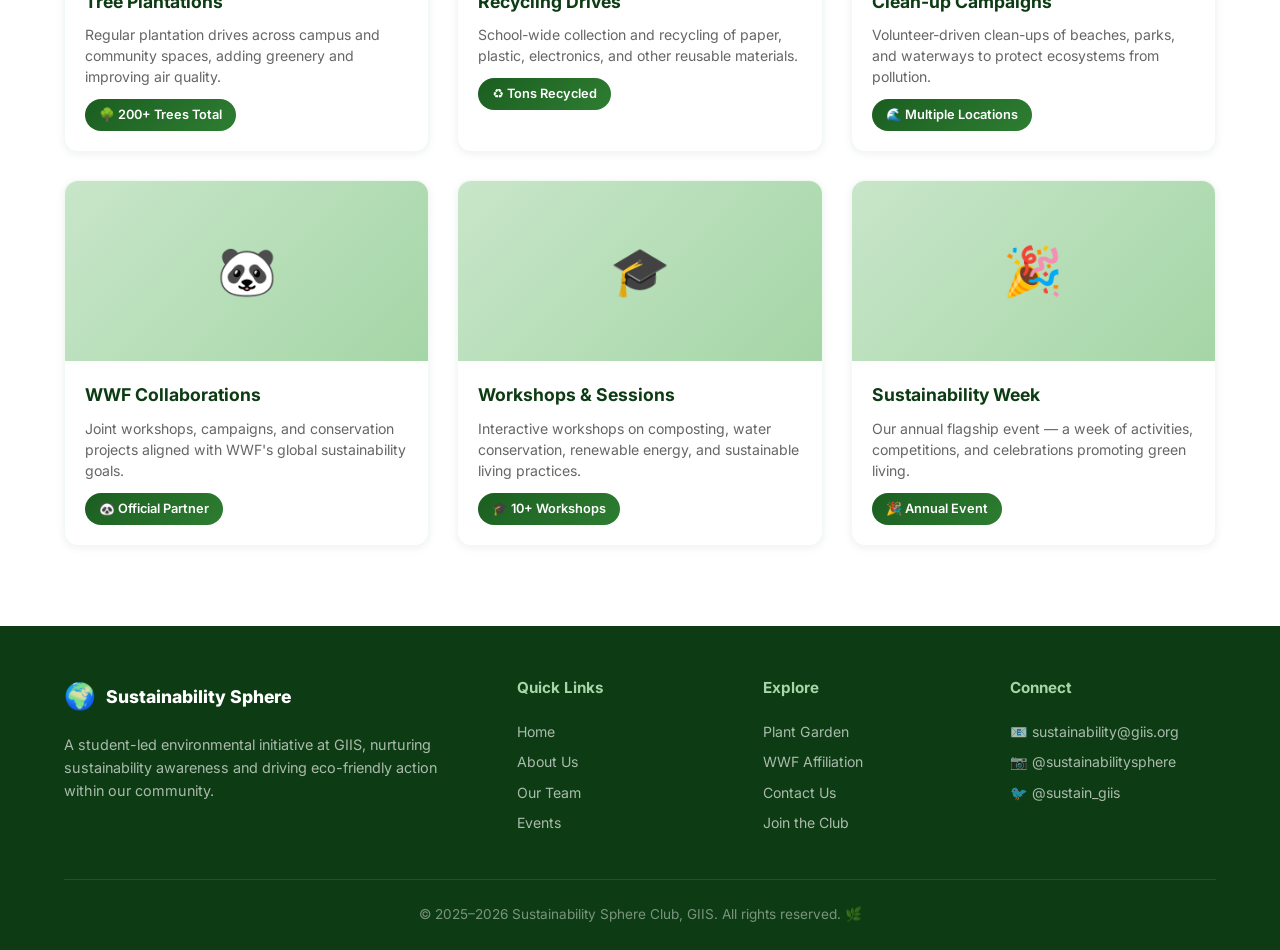
<file: events.html>
<!DOCTYPE html>
<html lang="en">
<head>
  <meta charset="UTF-8" />
  <meta name="viewport" content="width=device-width, initial-scale=1.0" />
  <title>Events & Activities – Sustainability Sphere Club</title>
  <meta name="description" content="Explore our events: tree plantations, recycling drives, clean-up campaigns, WWF collaborations and more." />
  <link href="https://fonts.googleapis.com/css2?family=Inter:wght@400;500;600;700;800;900&display=swap" rel="stylesheet" />
  <link rel="stylesheet" href="styles.css" />
</head>
<body>

  <div class="leaf-bg"></div>

  <!-- ========== NAVIGATION ========== -->
  <nav class="navbar">
    <div class="container nav-content">
      <a href="index.html" class="nav-logo">
        <span class="logo-icon">🌍</span>
        Sustainability Sphere
      </a>
      <div class="nav-links">
        <a href="index.html">Home</a>
        <a href="about.html">About</a>
        <a href="team.html">Team</a>
        <a href="events.html" class="active">Events</a>
        <a href="affiliation.html">Affiliation</a>
        <a href="garden/index.html">🌱 Garden</a>
        <a href="contact.html" class="join-btn">Join Us</a>
      </div>
      <div class="menu-toggle">
        <span></span><span></span><span></span>
      </div>
    </div>
  </nav>

  <!-- ========== PAGE HEADER ========== -->
  <div class="page-header">
    <div class="container">
      <h1>🌍 Events & Activities</h1>
      <p>From tree plantations to awareness workshops — here's how we're making a difference.</p>
    </div>
  </div>

  <!-- ========== TIMELINE ========== -->
  <section class="section events-section">
    <div class="container">
      <div class="section-header fade-in">
        <h2>Activity Timeline</h2>
        <p>A look back at our journey through the year — every event, every impact.</p>
      </div>

      <div class="timeline">

        <!-- Event 1 -->
        <div class="timeline-item fade-in">
          <div class="timeline-dot"></div>
          <div class="timeline-content">
            <div class="event-card">
              <div class="event-card-img">🌳</div>
              <div class="event-card-body">
                <span class="event-date">📅 August 2025</span>
                <h4>Tree Plantation Drive</h4>
                <p>Kicked off the academic year with a massive tree plantation drive across the school campus and neighboring community areas.</p>
                <span class="event-stat">🌳 50 Trees Planted</span>
              </div>
            </div>
          </div>
        </div>

        <!-- Event 2 -->
        <div class="timeline-item fade-in">
          <div class="timeline-dot"></div>
          <div class="timeline-content">
            <div class="event-card">
              <div class="event-card-img">♻️</div>
              <div class="event-card-body">
                <span class="event-date">📅 September 2025</span>
                <h4>Recycling Drive</h4>
                <p>Organized a school-wide recycling drive collecting paper, plastic, and e-waste. Partnered with local recycling centers for responsible disposal.</p>
                <span class="event-stat">♻️ 500kg Waste Recycled</span>
              </div>
            </div>
          </div>
        </div>

        <!-- Event 3 -->
        <div class="timeline-item fade-in">
          <div class="timeline-dot"></div>
          <div class="timeline-content">
            <div class="event-card">
              <div class="event-card-img">🌊</div>
              <div class="event-card-body">
                <span class="event-date">📅 October 2025</span>
                <h4>Beach Clean-up Campaign</h4>
                <p>Students volunteered for a coastal clean-up, removing plastic waste and debris from local beaches to protect marine ecosystems.</p>
                <span class="event-stat">🌊 200kg Waste Collected</span>
              </div>
            </div>
          </div>
        </div>

        <!-- Event 4 -->
        <div class="timeline-item fade-in">
          <div class="timeline-dot"></div>
          <div class="timeline-content">
            <div class="event-card">
              <div class="event-card-img">🐼</div>
              <div class="event-card-body">
                <span class="event-date">📅 November 2025</span>
                <h4>WWF Collaboration Workshop</h4>
                <p>Hosted a special workshop in collaboration with WWF on biodiversity conservation and the importance of protecting endangered species.</p>
                <span class="event-stat">🐼 150+ Attendees</span>
              </div>
            </div>
          </div>
        </div>

        <!-- Event 5 -->
        <div class="timeline-item fade-in">
          <div class="timeline-dot"></div>
          <div class="timeline-content">
            <div class="event-card">
              <div class="event-card-img">📚</div>
              <div class="event-card-body">
                <span class="event-date">📅 December 2025</span>
                <h4>Sustainability Awareness Week</h4>
                <p>A week-long celebration featuring quizzes, poster competitions, documentary screenings, and interactive sessions on climate change.</p>
                <span class="event-stat">📚 7 Events in 5 Days</span>
              </div>
            </div>
          </div>
        </div>

        <!-- Event 6 -->
        <div class="timeline-item fade-in">
          <div class="timeline-dot"></div>
          <div class="timeline-content">
            <div class="event-card">
              <div class="event-card-img">🌱</div>
              <div class="event-card-body">
                <span class="event-date">📅 January 2026</span>
                <h4>QR Garden Launch</h4>
                <p>Launched the interactive QR Code Plant Garden on the 4th floor — students can now scan and learn about each plant species instantly.</p>
                <span class="event-stat">🌱 25+ Plants Catalogued</span>
              </div>
            </div>
          </div>
        </div>

        <!-- Event 7 -->
        <div class="timeline-item fade-in">
          <div class="timeline-dot"></div>
          <div class="timeline-content">
            <div class="event-card">
              <div class="event-card-img">🎤</div>
              <div class="event-card-body">
                <span class="event-date">📅 February 2026</span>
                <h4>Eco-Leadership Talk Series</h4>
                <p>Invited environmental leaders and activists for a talk series on climate action, inspiring students to take ownership of sustainability goals.</p>
                <span class="event-stat">🎤 3 Guest Speakers</span>
              </div>
            </div>
          </div>
        </div>

        <!-- Event 8 -->
        <div class="timeline-item fade-in">
          <div class="timeline-dot"></div>
          <div class="timeline-content">
            <div class="event-card">
              <div class="event-card-img">🌳</div>
              <div class="event-card-body">
                <span class="event-date">📅 March 2026</span>
                <h4>Spring Plantation & Earth Hour</h4>
                <p>Celebrated Earth Hour with a school-wide lights-off event and followed up with a spring tree plantation across campus green zones.</p>
                <span class="event-stat">🌳 75 Trees Planted</span>
              </div>
            </div>
          </div>
        </div>

      </div>
    </div>
  </section>

  <!-- ========== EVENT CATEGORIES GRID ========== -->
  <section class="section" style="background: var(--white);">
    <div class="container">
      <div class="section-header fade-in">
        <h2>Our Focus Areas</h2>
        <p>Every initiative falls under one of our key environmental focus areas.</p>
      </div>
      <div class="events-grid">

        <div class="event-card fade-in">
          <div class="event-card-img">🌳</div>
          <div class="event-card-body">
            <h4>Tree Plantations</h4>
            <p>Regular plantation drives across campus and community spaces, adding greenery and improving air quality.</p>
            <span class="event-stat">🌳 200+ Trees Total</span>
          </div>
        </div>

        <div class="event-card fade-in">
          <div class="event-card-img">♻️</div>
          <div class="event-card-body">
            <h4>Recycling Drives</h4>
            <p>School-wide collection and recycling of paper, plastic, electronics, and other reusable materials.</p>
            <span class="event-stat">♻️ Tons Recycled</span>
          </div>
        </div>

        <div class="event-card fade-in">
          <div class="event-card-img">🌊</div>
          <div class="event-card-body">
            <h4>Clean-up Campaigns</h4>
            <p>Volunteer-driven clean-ups of beaches, parks, and waterways to protect ecosystems from pollution.</p>
            <span class="event-stat">🌊 Multiple Locations</span>
          </div>
        </div>

        <div class="event-card fade-in">
          <div class="event-card-img">🐼</div>
          <div class="event-card-body">
            <h4>WWF Collaborations</h4>
            <p>Joint workshops, campaigns, and conservation projects aligned with WWF's global sustainability goals.</p>
            <span class="event-stat">🐼 Official Partner</span>
          </div>
        </div>

        <div class="event-card fade-in">
          <div class="event-card-img">🎓</div>
          <div class="event-card-body">
            <h4>Workshops & Sessions</h4>
            <p>Interactive workshops on composting, water conservation, renewable energy, and sustainable living practices.</p>
            <span class="event-stat">🎓 10+ Workshops</span>
          </div>
        </div>

        <div class="event-card fade-in">
          <div class="event-card-img">🎉</div>
          <div class="event-card-body">
            <h4>Sustainability Week</h4>
            <p>Our annual flagship event — a week of activities, competitions, and celebrations promoting green living.</p>
            <span class="event-stat">🎉 Annual Event</span>
          </div>
        </div>

      </div>
    </div>
  </section>

  <!-- ========== FOOTER ========== -->
  <footer class="footer">
    <div class="container">
      <div class="footer-grid">
        <div class="footer-brand">
          <div class="logo">
            <span class="icon">🌍</span> Sustainability Sphere
          </div>
          <p>A student-led environmental initiative at GIIS, nurturing sustainability awareness and driving eco-friendly action within our community.</p>
        </div>
        <div class="footer-col">
          <h4>Quick Links</h4>
          <a href="index.html">Home</a>
          <a href="about.html">About Us</a>
          <a href="team.html">Our Team</a>
          <a href="events.html">Events</a>
        </div>
        <div class="footer-col">
          <h4>Explore</h4>
          <a href="garden/index.html">Plant Garden</a>
          <a href="affiliation.html">WWF Affiliation</a>
          <a href="contact.html">Contact Us</a>
          <a href="contact.html">Join the Club</a>
        </div>
        <div class="footer-col">
          <h4>Connect</h4>
          <a href="#">📧 sustainability@giis.org</a>
          <a href="#">📷 @sustainabilitysphere</a>
          <a href="#">🐦 @sustain_giis</a>
        </div>
      </div>
      <div class="footer-bottom">
        <p>© 2025–2026 Sustainability Sphere Club, GIIS. All rights reserved. 🌿</p>
      </div>
    </div>
  </footer>

  <button class="scroll-top" title="Back to top">↑</button>
  <script src="script.js"></script>
</body>
</html>
</file>
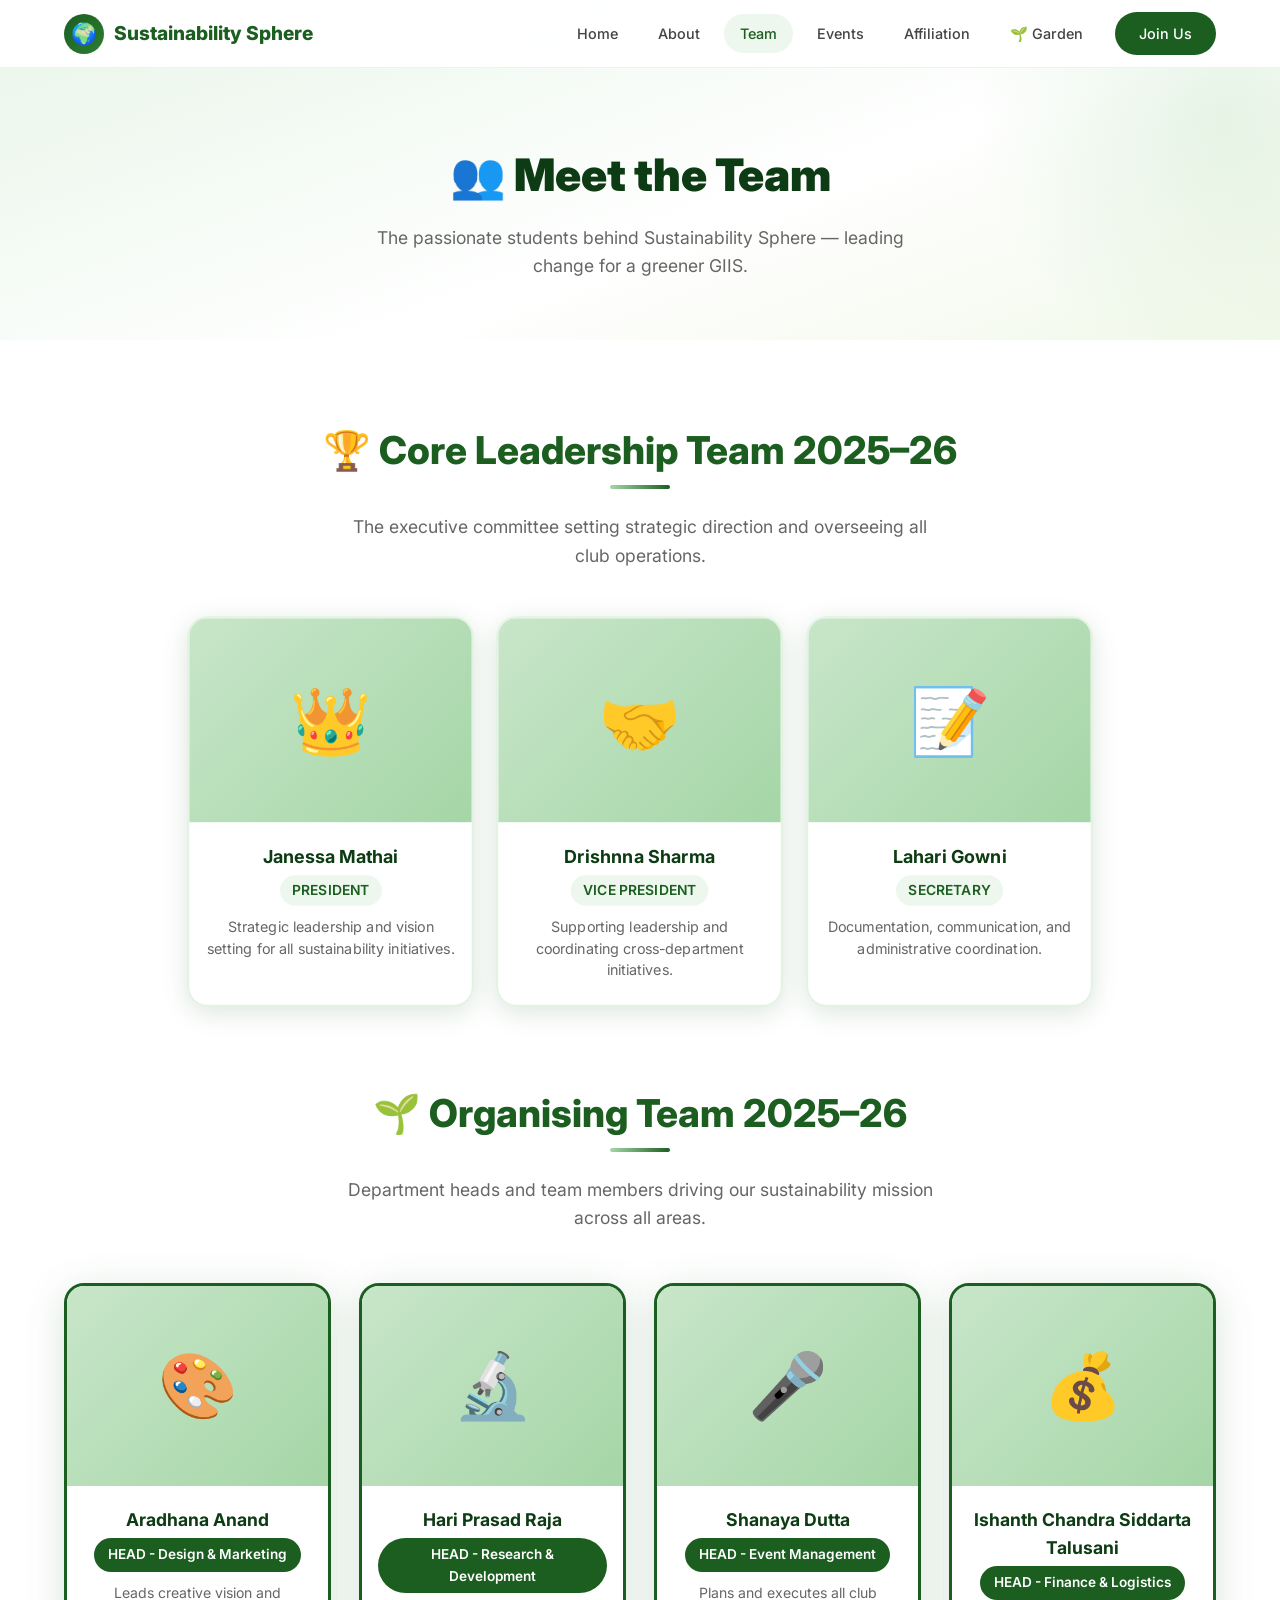
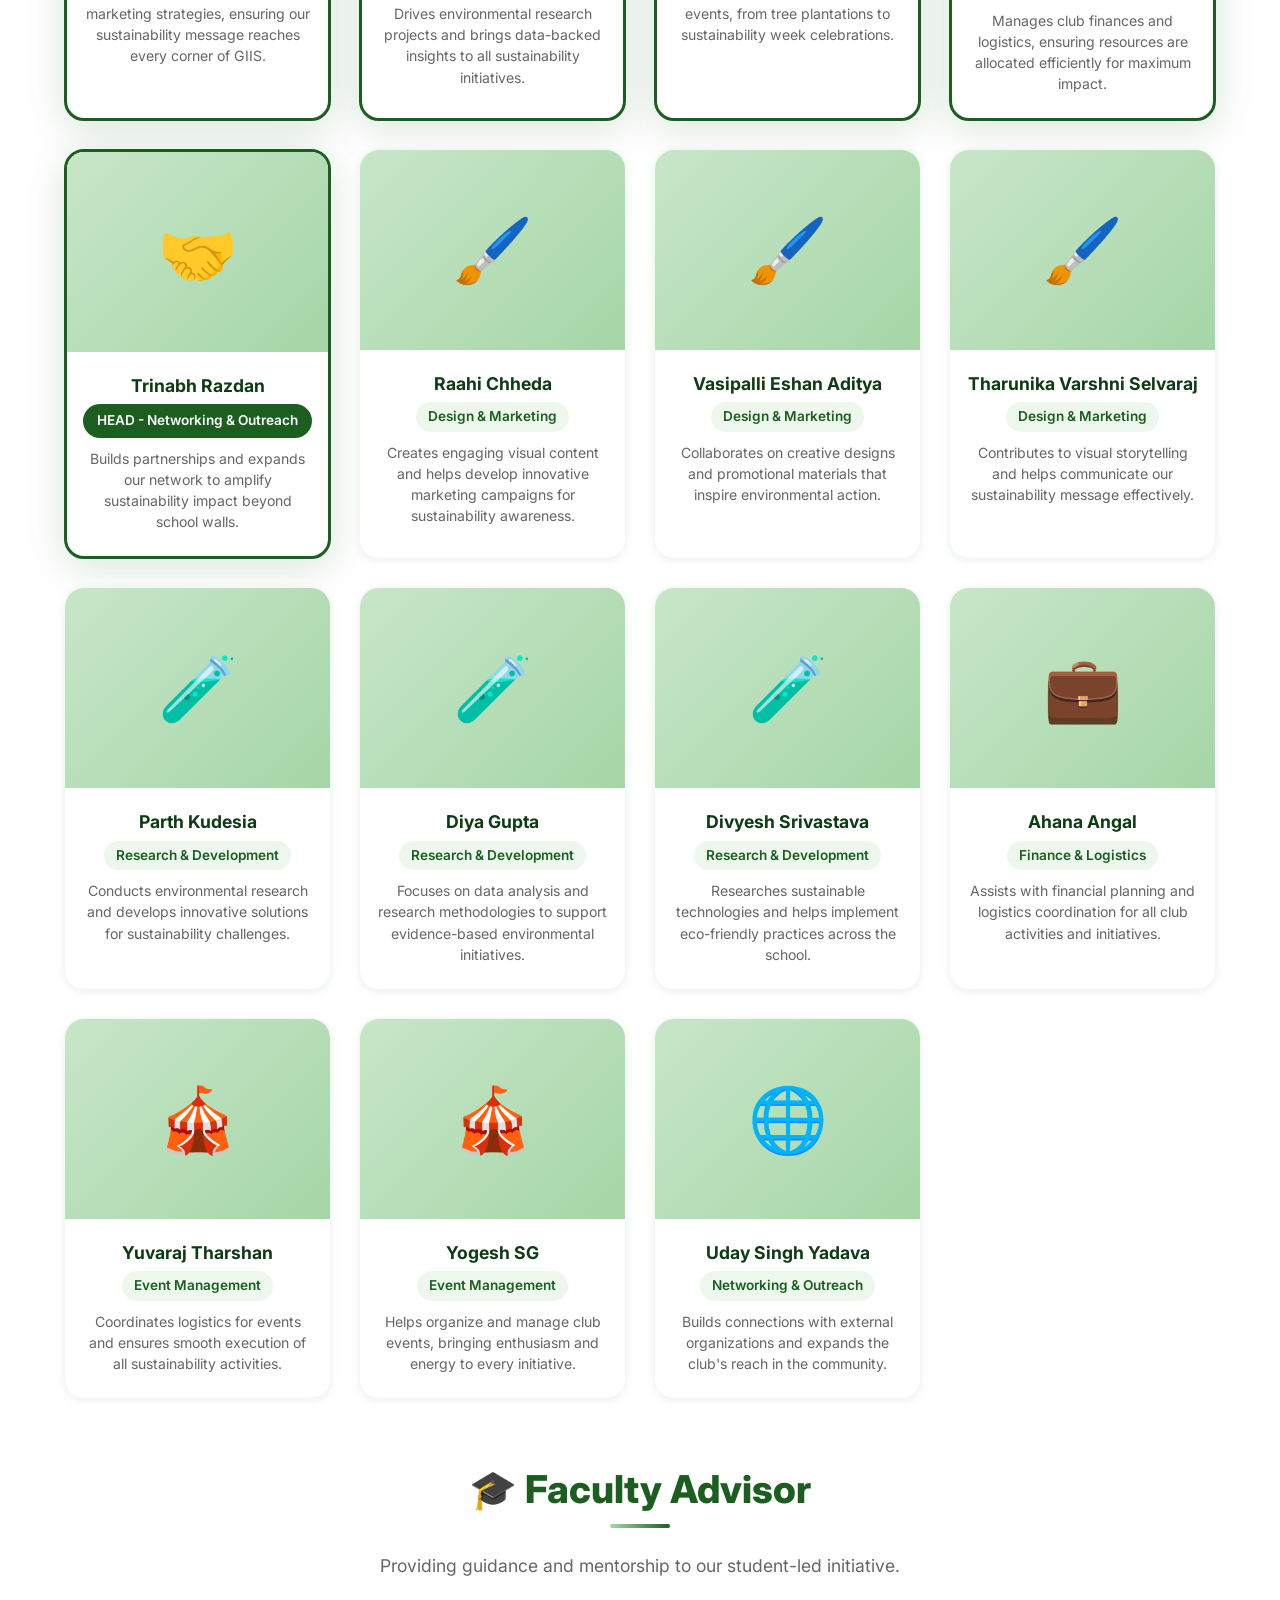
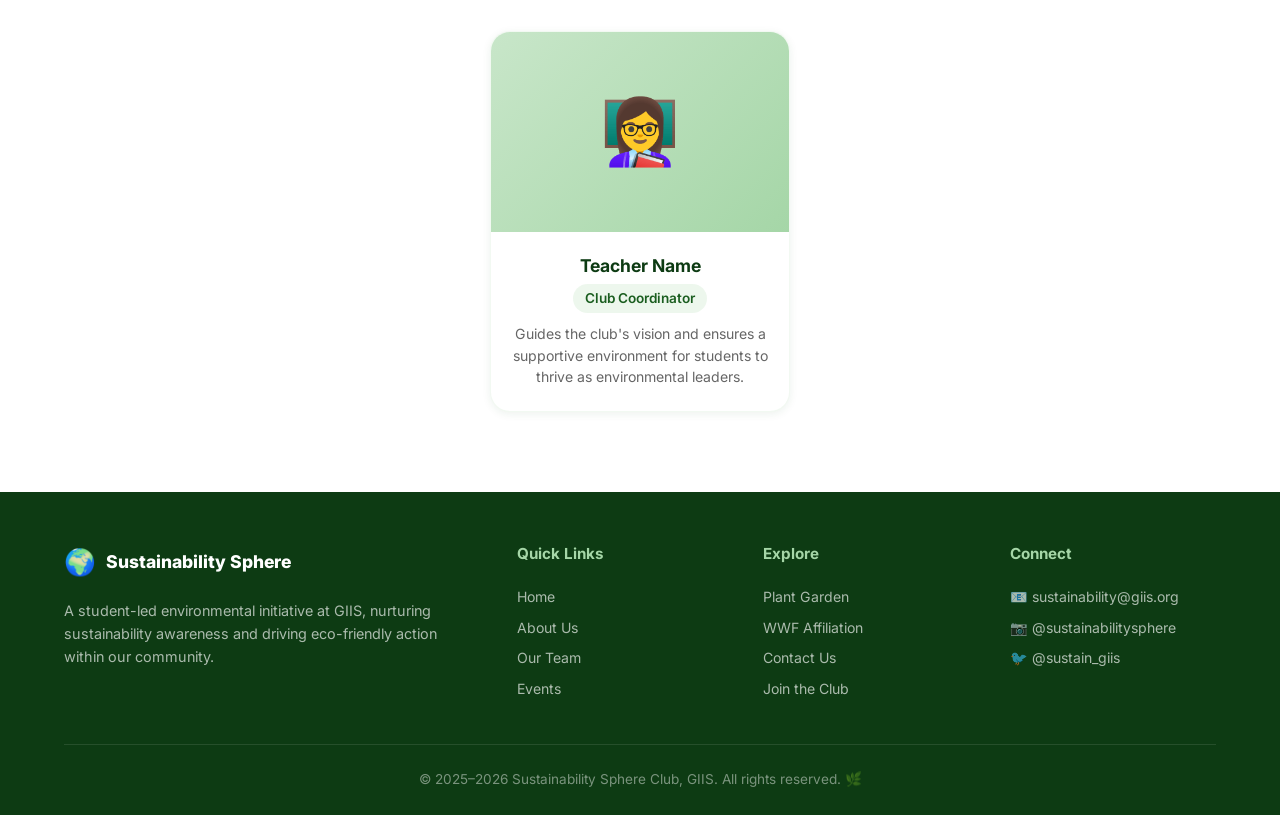
<file: team.html>
<!DOCTYPE html>
<html lang="en">
<head>
  <meta charset="UTF-8" />
  <meta name="viewport" content="width=device-width, initial-scale=1.0" />
  <title>Meet the Team – Sustainability Sphere Club</title>
  <meta name="description" content="Meet the Core Team and Organizing Team of the Sustainability Sphere Club 2025–2026." />
  <link href="https://fonts.googleapis.com/css2?family=Inter:wght@400;500;600;700;800;900&display=swap" rel="stylesheet" />
  <link rel="stylesheet" href="styles.css" />
</head>
<body>

  <div class="leaf-bg"></div>

  <!-- ========== NAVIGATION ========== -->
  <nav class="navbar">
    <div class="container nav-content">
      <a href="index.html" class="nav-logo">
        <span class="logo-icon">🌍</span>
        Sustainability Sphere
      </a>
      <div class="nav-links">
        <a href="index.html">Home</a>
        <a href="about.html">About</a>
        <a href="team.html" class="active">Team</a>
        <a href="events.html">Events</a>
        <a href="affiliation.html">Affiliation</a>
        <a href="garden/index.html">🌱 Garden</a>
        <a href="contact.html" class="join-btn">Join Us</a>
      </div>
      <div class="menu-toggle">
        <span></span><span></span><span></span>
      </div>
    </div>
  </nav>

  <!-- ========== PAGE HEADER ========== -->
  <div class="page-header">
    <div class="container">
      <h1>👥 Meet the Team</h1>
      <p>The passionate students behind Sustainability Sphere — leading change for a greener GIIS.</p>
    </div>
  </div>

  <!-- ========== EXECUTIVE TEAM ========== -->
  <section class="section team-section">
    <div class="container">

      <!-- Core Leadership Team 2025–26 -->
      <div class="team-category fade-in">
        <div class="section-header">
          <h2>🏆 Core Leadership Team 2025–26</h2>
          <p>The executive committee setting strategic direction and overseeing all club operations.</p>
        </div>
        <div class="team-grid" style="max-width: 900px; margin: 0 auto;">

          <div class="team-card leadership-card">
            <div class="team-card-img">👑</div>
            <div class="team-card-body">
              <h4>Janessa Mathai</h4>
              <span class="position">PRESIDENT</span>
              <p>Strategic leadership and vision setting for all sustainability initiatives.</p>
            </div>
          </div>

          <div class="team-card leadership-card">
            <div class="team-card-img">🤝</div>
            <div class="team-card-body">
              <h4>Drishnna Sharma</h4>
              <span class="position">VICE PRESIDENT</span>
              <p>Supporting leadership and coordinating cross-department initiatives.</p>
            </div>
          </div>

          <div class="team-card leadership-card">
            <div class="team-card-img">📝</div>
            <div class="team-card-body">
              <h4>Lahari Gowni</h4>
              <span class="position">SECRETARY</span>
              <p>Documentation, communication, and administrative coordination.</p>
            </div>
          </div>

        </div>
      </div>

      <!-- Organising Team 2025–26 -->
      <div class="team-category fade-in" style="margin-top: 80px;">
        <div class="section-header">
          <h2>🌱 Organising Team 2025–26</h2>
          <p>Department heads and team members driving our sustainability mission across all areas.</p>
        </div>
        <div class="team-grid">

          <!-- Design & Marketing Head -->
          <div class="team-card" style="border: 3px solid var(--forest-green); box-shadow: var(--shadow-lg);">
            <div class="team-card-img">🎨</div>
            <div class="team-card-body">
              <h4>Aradhana Anand</h4>
              <span class="position" style="background: var(--forest-green); color: white; padding: 6px 14px;">HEAD - Design & Marketing</span>
              <p>Leads creative vision and marketing strategies, ensuring our sustainability message reaches every corner of GIIS.</p>
            </div>
          </div>

          <!-- Research & Development Head -->
          <div class="team-card" style="border: 3px solid var(--forest-green); box-shadow: var(--shadow-lg);">
            <div class="team-card-img">🔬</div>
            <div class="team-card-body">
              <h4>Hari Prasad Raja</h4>
              <span class="position" style="background: var(--forest-green); color: white; padding: 6px 14px;">HEAD - Research & Development</span>
              <p>Drives environmental research projects and brings data-backed insights to all sustainability initiatives.</p>
            </div>
          </div>

          <!-- Event Management Head -->
          <div class="team-card" style="border: 3px solid var(--forest-green); box-shadow: var(--shadow-lg);">
            <div class="team-card-img">🎤</div>
            <div class="team-card-body">
              <h4>Shanaya Dutta</h4>
              <span class="position" style="background: var(--forest-green); color: white; padding: 6px 14px;">HEAD - Event Management</span>
              <p>Plans and executes all club events, from tree plantations to sustainability week celebrations.</p>
            </div>
          </div>

          <!-- Finance & Logistics Head -->
          <div class="team-card" style="border: 3px solid var(--forest-green); box-shadow: var(--shadow-lg);">
            <div class="team-card-img">💰</div>
            <div class="team-card-body">
              <h4>Ishanth Chandra Siddarta Talusani</h4>
              <span class="position" style="background: var(--forest-green); color: white; padding: 6px 14px;">HEAD - Finance & Logistics</span>
              <p>Manages club finances and logistics, ensuring resources are allocated efficiently for maximum impact.</p>
            </div>
          </div>

          <!-- Networking & Outreach Head -->
          <div class="team-card" style="border: 3px solid var(--forest-green); box-shadow: var(--shadow-lg);">
            <div class="team-card-img">🤝</div>
            <div class="team-card-body">
              <h4>Trinabh Razdan</h4>
              <span class="position" style="background: var(--forest-green); color: white; padding: 6px 14px;">HEAD - Networking & Outreach</span>
              <p>Builds partnerships and expands our network to amplify sustainability impact beyond school walls.</p>
            </div>
          </div>

          <!-- Design & Marketing Team -->
          <div class="team-card">
            <div class="team-card-img">🖌️</div>
            <div class="team-card-body">
              <h4>Raahi Chheda</h4>
              <span class="position">Design & Marketing</span>
              <p>Creates engaging visual content and helps develop innovative marketing campaigns for sustainability awareness.</p>
            </div>
          </div>

          <div class="team-card">
            <div class="team-card-img">🖌️</div>
            <div class="team-card-body">
              <h4>Vasipalli Eshan Aditya</h4>
              <span class="position">Design & Marketing</span>
              <p>Collaborates on creative designs and promotional materials that inspire environmental action.</p>
            </div>
          </div>

          <div class="team-card">
            <div class="team-card-img">🖌️</div>
            <div class="team-card-body">
              <h4>Tharunika Varshni Selvaraj</h4>
              <span class="position">Design & Marketing</span>
              <p>Contributes to visual storytelling and helps communicate our sustainability message effectively.</p>
            </div>
          </div>

          <!-- Research & Development Team -->
          <div class="team-card">
            <div class="team-card-img">🧪</div>
            <div class="team-card-body">
              <h4>Parth Kudesia</h4>
              <span class="position">Research & Development</span>
              <p>Conducts environmental research and develops innovative solutions for sustainability challenges.</p>
            </div>
          </div>

          <div class="team-card">
            <div class="team-card-img">🧪</div>
            <div class="team-card-body">
              <h4>Diya Gupta</h4>
              <span class="position">Research & Development</span>
              <p>Focuses on data analysis and research methodologies to support evidence-based environmental initiatives.</p>
            </div>
          </div>

          <div class="team-card">
            <div class="team-card-img">🧪</div>
            <div class="team-card-body">
              <h4>Divyesh Srivastava</h4>
              <span class="position">Research & Development</span>
              <p>Researches sustainable technologies and helps implement eco-friendly practices across the school.</p>
            </div>
          </div>

          <!-- Finance & Logistics Team -->
          <div class="team-card">
            <div class="team-card-img">💼</div>
            <div class="team-card-body">
              <h4>Ahana Angal</h4>
              <span class="position">Finance & Logistics</span>
              <p>Assists with financial planning and logistics coordination for all club activities and initiatives.</p>
            </div>
          </div>

          <!-- Event Management Team -->
          <div class="team-card">
            <div class="team-card-img">🎪</div>
            <div class="team-card-body">
              <h4>Yuvaraj Tharshan</h4>
              <span class="position">Event Management</span>
              <p>Coordinates logistics for events and ensures smooth execution of all sustainability activities.</p>
            </div>
          </div>

          <div class="team-card">
            <div class="team-card-img">🎪</div>
            <div class="team-card-body">
              <h4>Yogesh SG</h4>
              <span class="position">Event Management</span>
              <p>Helps organize and manage club events, bringing enthusiasm and energy to every initiative.</p>
            </div>
          </div>

          <!-- Networking & Outreach Team -->
          <div class="team-card">
            <div class="team-card-img">🌐</div>
            <div class="team-card-body">
              <h4>Uday Singh Yadava</h4>
              <span class="position">Networking & Outreach</span>
              <p>Builds connections with external organizations and expands the club's reach in the community.</p>
            </div>
          </div>

        </div>
      </div>

      <!-- Teacher Coordinator -->
      <div class="team-category fade-in" style="text-align: center;">
        <div class="section-header">
          <h2>🎓 Faculty Advisor</h2>
          <p>Providing guidance and mentorship to our student-led initiative.</p>
        </div>
        <div style="max-width: 300px; margin: 0 auto;">
          <div class="team-card">
            <div class="team-card-img">👩‍🏫</div>
            <div class="team-card-body">
              <h4>Teacher Name</h4>
              <span class="position">Club Coordinator</span>
              <p>Guides the club's vision and ensures a supportive environment for students to thrive as environmental leaders.</p>
            </div>
          </div>
        </div>
      </div>

    </div>
  </section>

  <!-- ========== FOOTER ========== -->
  <footer class="footer">
    <div class="container">
      <div class="footer-grid">
        <div class="footer-brand">
          <div class="logo">
            <span class="icon">🌍</span> Sustainability Sphere
          </div>
          <p>A student-led environmental initiative at GIIS, nurturing sustainability awareness and driving eco-friendly action within our community.</p>
        </div>
        <div class="footer-col">
          <h4>Quick Links</h4>
          <a href="index.html">Home</a>
          <a href="about.html">About Us</a>
          <a href="team.html">Our Team</a>
          <a href="events.html">Events</a>
        </div>
        <div class="footer-col">
          <h4>Explore</h4>
          <a href="garden/index.html">Plant Garden</a>
          <a href="affiliation.html">WWF Affiliation</a>
          <a href="contact.html">Contact Us</a>
          <a href="contact.html">Join the Club</a>
        </div>
        <div class="footer-col">
          <h4>Connect</h4>
          <a href="#">📧 sustainability@giis.org</a>
          <a href="#">📷 @sustainabilitysphere</a>
          <a href="#">🐦 @sustain_giis</a>
        </div>
      </div>
      <div class="footer-bottom">
        <p>© 2025–2026 Sustainability Sphere Club, GIIS. All rights reserved. 🌿</p>
      </div>
    </div>
  </footer>

  <button class="scroll-top" title="Back to top">↑</button>
  <script src="script.js"></script>
</body>
</html>
</file>
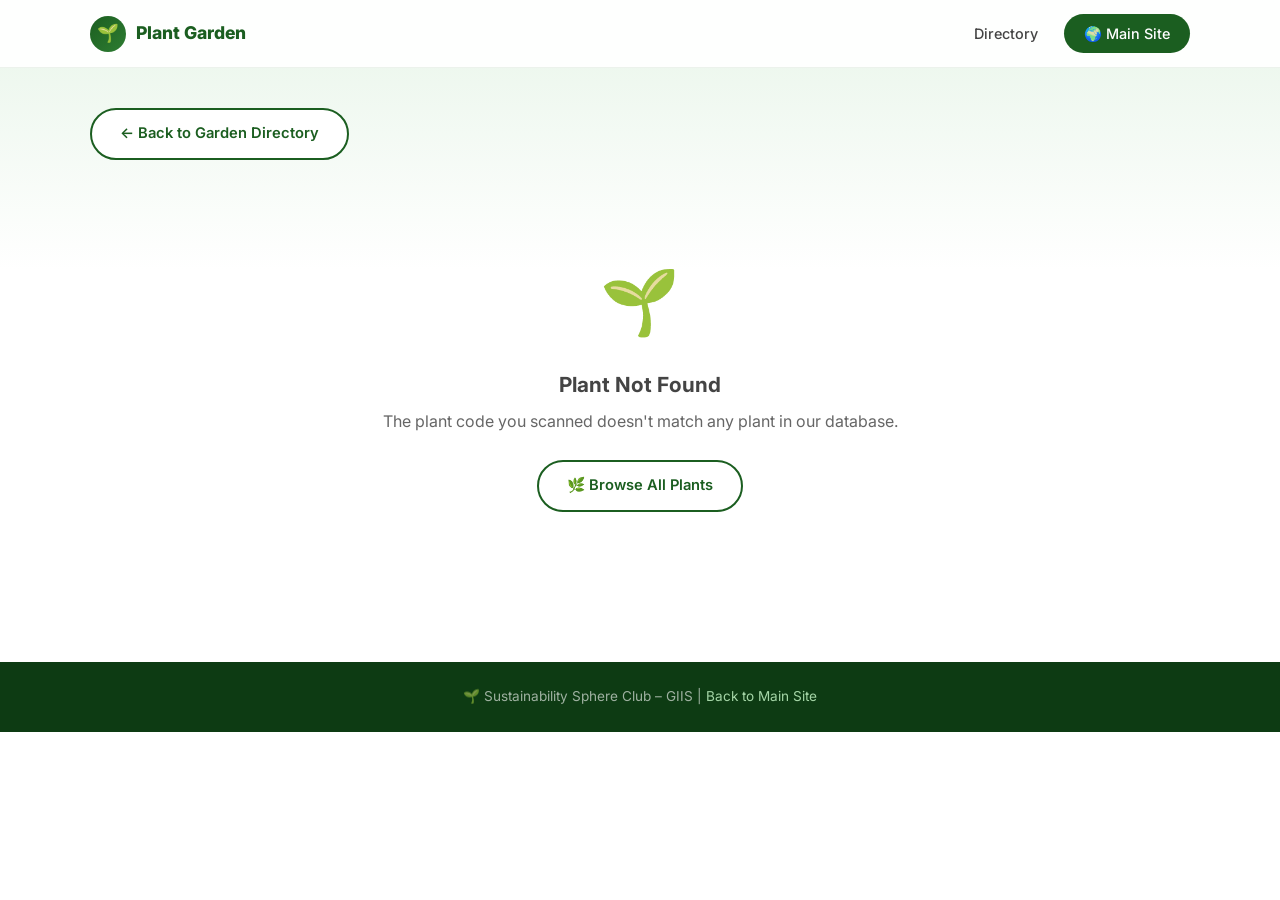
<file: garden/plant.html>
<!DOCTYPE html>
<html lang="en">
<head>
  <meta charset="UTF-8" />
  <meta name="viewport" content="width=device-width, initial-scale=1.0" />
  <title>Plant Info – Sustainability Sphere Garden</title>
  <meta name="description" content="Discover detailed plant information from the Sustainability Sphere QR Garden." />
  <link href="https://fonts.googleapis.com/css2?family=Inter:wght@400;500;600;700;800;900&display=swap" rel="stylesheet" />
  <link rel="stylesheet" href="styles.css" />
</head>
<body>

  <!-- ========== NAVBAR ========== -->
  <nav class="garden-nav">
    <div class="container garden-nav-content">
      <a href="index.html" class="logo">
        <span class="icon">🌱</span>
        Plant Garden
      </a>
      <div class="garden-nav-links">
        <a href="index.html">Directory</a>
        <a href="../index.html" class="main-site-btn">🌍 Main Site</a>
      </div>
    </div>
  </nav>

  <!-- ========== PLANT DETAIL ========== -->
  <div class="container plant-detail">
    <a href="index.html" class="back-btn">← Back to Garden Directory</a>

    <div id="plantContent">
      <!-- Rendered by JS -->
    </div>

    <!-- Not Found -->
    <div class="no-results" id="notFound" style="display: none;">
      <div class="emoji">🌱</div>
      <h3>Plant Not Found</h3>
      <p>The plant code you scanned doesn't match any plant in our database.</p>
      <br />
      <a href="index.html" class="back-btn">🌿 Browse All Plants</a>
    </div>
  </div>

  <!-- ========== FOOTER ========== -->
  <footer class="garden-footer">
    <div class="container">
      <p>🌱 Sustainability Sphere Club – GIIS | <a href="../index.html">Back to Main Site</a></p>
    </div>
  </footer>

  <script src="plants-data.js"></script>
  <script>
    document.addEventListener('DOMContentLoaded', () => {
      const content = document.getElementById('plantContent');
      const notFound = document.getElementById('notFound');

      // Get plant code from URL
      const urlParams = new URLSearchParams(window.location.search);
      const code = urlParams.get('code');

      if (!code) {
        notFound.style.display = 'block';
        return;
      }

      // Find the plant
      const plant = window.PLANTS.find(p => p.code.toLowerCase() === code.toLowerCase());

      if (!plant) {
        notFound.style.display = 'block';
        return;
      }

      // Update page title
      document.title = `${plant.name} – Sustainability Sphere Garden`;

      // Render plant detail
      content.innerHTML = `
        <div class="plant-detail-card">
          <div class="plant-detail-hero">
            ${plant.emoji}
            <span class="code-badge">${plant.code}</span>
          </div>
          <div class="plant-detail-body">
            <h1>${plant.name}</h1>
            <p class="scientific-name">${plant.scientific}</p>

            <p class="description">${plant.description}</p>

            <div class="plant-info-grid">
              <div class="plant-info-item">
                <div class="info-icon">🌍</div>
                <h4>Native Origin</h4>
                <p>${plant.origin}</p>
              </div>
              <div class="plant-info-item">
                <div class="info-icon">☀️</div>
                <h4>Sunlight</h4>
                <p>${plant.sunlight}</p>
              </div>
              <div class="plant-info-item">
                <div class="info-icon">💧</div>
                <h4>Watering</h4>
                <p>${plant.watering}</p>
              </div>
            </div>

            <div class="benefits-section">
              <h3>🌿 Environmental Benefits</h3>
              <div class="benefits-list">
                ${plant.benefits.map(b => `<span class="benefit-chip">${b}</span>`).join('')}
              </div>
            </div>

            <div class="fun-fact">
              <h3>💡 Fun Fact</h3>
              <p>${plant.funFact}</p>
            </div>
          </div>
        </div>
      `;
    });
  </script>
</body>
</html>
</file>
<file: styles.css>
/* ============================================
   Sustainability Sphere Club – GIIS
   Main Stylesheet
   ============================================ */

/* ---------- CSS Variables ---------- */
:root {
  --forest-green: #1B5E20;
  --forest-green-dark: #0D3B13;
  --light-green: #A5D6A7;
  --light-green-pale: #C8E6C9;
  --earth-brown: #5D4037;
  --earth-brown-light: #8D6E63;
  --white: #FFFFFF;
  --off-white: #F1F8E9;
  --text-dark: #1A1A1A;
  --text-medium: #444444;
  --text-light: #666666;
  --shadow-sm: 0 2px 8px rgba(27, 94, 32, 0.08);
  --shadow-md: 0 4px 20px rgba(27, 94, 32, 0.12);
  --shadow-lg: 0 8px 40px rgba(27, 94, 32, 0.16);
  --radius-sm: 8px;
  --radius-md: 14px;
  --radius-lg: 20px;
  --transition: 0.3s cubic-bezier(0.4, 0, 0.2, 1);
}

/* ---------- Reset & Base ---------- */
*,
*::before,
*::after {
  margin: 0;
  padding: 0;
  box-sizing: border-box;
}

html {
  scroll-behavior: smooth;
  font-size: 16px;
}

body {
  font-family: 'Inter', 'Segoe UI', system-ui, -apple-system, sans-serif;
  color: var(--text-dark);
  background: var(--white);
  line-height: 1.6;
  overflow-x: hidden;
}

img {
  max-width: 100%;
  display: block;
}

a {
  text-decoration: none;
  color: inherit;
  transition: var(--transition);
}

ul { list-style: none; }

/* ---------- Utility Classes ---------- */
.container {
  width: 90%;
  max-width: 1200px;
  margin: 0 auto;
}

.section {
  padding: 80px 0;
}

.section-header {
  text-align: center;
  margin-bottom: 50px;
}

.section-header h2 {
  font-size: 2.4rem;
  font-weight: 800;
  color: var(--forest-green);
  margin-bottom: 12px;
  position: relative;
  display: inline-block;
}

.section-header h2::after {
  content: '';
  position: absolute;
  bottom: -8px;
  left: 50%;
  transform: translateX(-50%);
  width: 60px;
  height: 4px;
  background: linear-gradient(90deg, var(--light-green), var(--forest-green));
  border-radius: 2px;
}

.section-header p {
  color: var(--text-light);
  font-size: 1.1rem;
  max-width: 600px;
  margin: 20px auto 0;
}

.btn {
  display: inline-flex;
  align-items: center;
  gap: 8px;
  padding: 14px 32px;
  border-radius: 50px;
  font-weight: 600;
  font-size: 0.95rem;
  cursor: pointer;
  border: none;
  transition: var(--transition);
  letter-spacing: 0.3px;
}

.btn-primary {
  background: linear-gradient(135deg, var(--forest-green), #2E7D32);
  color: var(--white);
  box-shadow: 0 4px 15px rgba(27, 94, 32, 0.3);
}

.btn-primary:hover {
  transform: translateY(-2px);
  box-shadow: 0 6px 25px rgba(27, 94, 32, 0.4);
}

.btn-secondary {
  background: var(--white);
  color: var(--forest-green);
  border: 2px solid var(--forest-green);
}

.btn-secondary:hover {
  background: var(--forest-green);
  color: var(--white);
  transform: translateY(-2px);
}

.btn-accent {
  background: linear-gradient(135deg, var(--earth-brown), var(--earth-brown-light));
  color: var(--white);
  box-shadow: 0 4px 15px rgba(93, 64, 55, 0.3);
}

.btn-accent:hover {
  transform: translateY(-2px);
  box-shadow: 0 6px 25px rgba(93, 64, 55, 0.4);
}

/* ---------- Floating Leaves Background ---------- */
.leaf-bg {
  position: fixed;
  top: 0;
  left: 0;
  width: 100%;
  height: 100%;
  pointer-events: none;
  z-index: -1;
  overflow: hidden;
}

.leaf-bg .leaf {
  position: absolute;
  font-size: 1.8rem;
  opacity: 0.06;
  animation: floatLeaf 20s linear infinite;
}

@keyframes floatLeaf {
  0% { transform: translateY(100vh) rotate(0deg); opacity: 0; }
  10% { opacity: 0.06; }
  90% { opacity: 0.06; }
  100% { transform: translateY(-10vh) rotate(360deg); opacity: 0; }
}

/* ---------- Navigation ---------- */
.navbar {
  position: fixed;
  top: 0;
  left: 0;
  width: 100%;
  z-index: 1000;
  background: rgba(255, 255, 255, 0.92);
  backdrop-filter: blur(20px);
  -webkit-backdrop-filter: blur(20px);
  border-bottom: 1px solid rgba(27, 94, 32, 0.08);
  transition: var(--transition);
}

.navbar.scrolled {
  box-shadow: var(--shadow-md);
}

.nav-content {
  display: flex;
  align-items: center;
  justify-content: space-between;
  padding: 12px 0;
}

.nav-logo {
  display: flex;
  align-items: center;
  gap: 10px;
  font-weight: 800;
  font-size: 1.2rem;
  color: var(--forest-green);
}

.nav-logo .logo-icon {
  width: 40px;
  height: 40px;
  background: linear-gradient(135deg, var(--forest-green), #2E7D32);
  border-radius: 50%;
  display: flex;
  align-items: center;
  justify-content: center;
  font-size: 1.3rem;
  color: white;
}

.nav-links {
  display: flex;
  align-items: center;
  gap: 8px;
}

.nav-links a {
  padding: 8px 16px;
  border-radius: 50px;
  font-weight: 500;
  font-size: 0.9rem;
  color: var(--text-medium);
  position: relative;
}

.nav-links a:hover,
.nav-links a.active {
  color: var(--forest-green);
  background: rgba(165, 214, 167, 0.2);
}

.nav-links .join-btn {
  background: var(--forest-green);
  color: var(--white) !important;
  padding: 10px 24px;
  margin-left: 8px;
}

.nav-links .join-btn:hover {
  background: var(--forest-green-dark);
}

/* Mobile Menu Toggle */
.menu-toggle {
  display: none;
  flex-direction: column;
  gap: 5px;
  cursor: pointer;
  padding: 8px;
  z-index: 1001;
}

.menu-toggle span {
  width: 26px;
  height: 2.5px;
  background: var(--forest-green);
  border-radius: 2px;
  transition: var(--transition);
}

.menu-toggle.active span:nth-child(1) {
  transform: rotate(45deg) translate(5px, 5px);
}

.menu-toggle.active span:nth-child(2) {
  opacity: 0;
}

.menu-toggle.active span:nth-child(3) {
  transform: rotate(-45deg) translate(5px, -5px);
}

/* ---------- Hero Section ---------- */
.hero {
  min-height: 100vh;
  display: flex;
  align-items: center;
  position: relative;
  overflow: hidden;
  background: linear-gradient(160deg, #E8F5E9 0%, #FFFFFF 40%, #F1F8E9 100%);
}

.hero::before {
  content: '';
  position: absolute;
  top: -50%;
  right: -20%;
  width: 800px;
  height: 800px;
  background: radial-gradient(circle, rgba(165, 214, 167, 0.3) 0%, transparent 70%);
  border-radius: 50%;
  animation: pulse 8s ease-in-out infinite;
}

.hero::after {
  content: '';
  position: absolute;
  bottom: -30%;
  left: -10%;
  width: 600px;
  height: 600px;
  background: radial-gradient(circle, rgba(27, 94, 32, 0.08) 0%, transparent 70%);
  border-radius: 50%;
  animation: pulse 10s ease-in-out infinite reverse;
}

@keyframes pulse {
  0%, 100% { transform: scale(1); }
  50% { transform: scale(1.1); }
}

.hero-content {
  position: relative;
  z-index: 2;
  display: grid;
  grid-template-columns: 1fr 1fr;
  gap: 60px;
  align-items: center;
  padding-top: 80px;
}

.hero-text .badge {
  display: inline-flex;
  align-items: center;
  gap: 8px;
  background: rgba(165, 214, 167, 0.3);
  color: var(--forest-green);
  padding: 8px 18px;
  border-radius: 50px;
  font-size: 0.85rem;
  font-weight: 600;
  margin-bottom: 24px;
  border: 1px solid rgba(165, 214, 167, 0.5);
}

.hero-text h1 {
  font-size: 3.5rem;
  font-weight: 900;
  line-height: 1.1;
  color: var(--forest-green-dark);
  margin-bottom: 20px;
}

.hero-text h1 span {
  background: linear-gradient(135deg, var(--forest-green), #43A047);
  -webkit-background-clip: text;
  -webkit-text-fill-color: transparent;
  background-clip: text;
}

.hero-text .subtitle {
  font-size: 1.15rem;
  color: var(--text-light);
  margin-bottom: 36px;
  line-height: 1.7;
}

.hero-buttons {
  display: flex;
  gap: 16px;
  flex-wrap: wrap;
}

.hero-visual {
  position: relative;
  display: flex;
  justify-content: center;
  align-items: center;
}

.hero-illustration {
  width: 100%;
  max-width: 500px;
  position: relative;
}

.hero-illustration .plant-circle {
  width: 400px;
  height: 400px;
  border-radius: 50%;
  background: linear-gradient(135deg, var(--light-green-pale), var(--light-green));
  display: flex;
  align-items: center;
  justify-content: center;
  margin: 0 auto;
  position: relative;
  animation: float 6s ease-in-out infinite;
}

@keyframes float {
  0%, 100% { transform: translateY(0); }
  50% { transform: translateY(-15px); }
}

.hero-illustration .plant-circle .big-emoji {
  font-size: 8rem;
}

.hero-illustration .orbit-item {
  position: absolute;
  width: 60px;
  height: 60px;
  background: var(--white);
  border-radius: 50%;
  display: flex;
  align-items: center;
  justify-content: center;
  font-size: 1.6rem;
  box-shadow: var(--shadow-md);
  animation: float 4s ease-in-out infinite;
}

.hero-illustration .orbit-item:nth-child(2) { top: 10%; right: 0; animation-delay: -1s; }
.hero-illustration .orbit-item:nth-child(3) { bottom: 10%; right: -5%; animation-delay: -2s; }
.hero-illustration .orbit-item:nth-child(4) { bottom: 5%; left: 0; animation-delay: -3s; }
.hero-illustration .orbit-item:nth-child(5) { top: 5%; left: -5%; animation-delay: -0.5s; }

/* ---------- Stats Bar ---------- */
.stats-bar {
  background: var(--white);
  padding: 40px 0;
  border-top: 1px solid rgba(165, 214, 167, 0.3);
  border-bottom: 1px solid rgba(165, 214, 167, 0.3);
}

.stats-grid {
  display: grid;
  grid-template-columns: repeat(4, 1fr);
  gap: 30px;
  text-align: center;
}

.stat-item h3 {
  font-size: 2.5rem;
  font-weight: 900;
  color: var(--forest-green);
  line-height: 1;
  margin-bottom: 6px;
}

.stat-item p {
  color: var(--text-light);
  font-size: 0.9rem;
  font-weight: 500;
}

/* ---------- Features / Quick Links ---------- */
.features {
  background: linear-gradient(180deg, var(--off-white), var(--white));
}

.features-grid {
  display: grid;
  grid-template-columns: repeat(3, 1fr);
  gap: 30px;
}

.feature-card {
  background: var(--white);
  border-radius: var(--radius-lg);
  padding: 36px;
  text-align: center;
  box-shadow: var(--shadow-sm);
  border: 1px solid rgba(165, 214, 167, 0.15);
  transition: var(--transition);
  position: relative;
  overflow: hidden;
}

.feature-card::before {
  content: '';
  position: absolute;
  top: 0;
  left: 0;
  width: 100%;
  height: 4px;
  background: linear-gradient(90deg, var(--forest-green), var(--light-green));
  opacity: 0;
  transition: var(--transition);
}

.feature-card:hover {
  transform: translateY(-6px);
  box-shadow: var(--shadow-lg);
}

.feature-card:hover::before {
  opacity: 1;
}

.feature-card .icon {
  width: 70px;
  height: 70px;
  border-radius: 50%;
  background: linear-gradient(135deg, var(--light-green-pale), var(--light-green));
  display: flex;
  align-items: center;
  justify-content: center;
  font-size: 1.8rem;
  margin: 0 auto 20px;
}

.feature-card h3 {
  font-size: 1.2rem;
  color: var(--forest-green);
  margin-bottom: 10px;
}

.feature-card p {
  color: var(--text-light);
  font-size: 0.92rem;
  line-height: 1.6;
}

/* ---------- Page Header (inner pages) ---------- */
.page-header {
  padding: 140px 0 60px;
  background: linear-gradient(160deg, #E8F5E9 0%, #FFFFFF 60%, #F1F8E9 100%);
  text-align: center;
  position: relative;
  overflow: hidden;
}

.page-header::before {
  content: '';
  position: absolute;
  top: -40%;
  right: -15%;
  width: 500px;
  height: 500px;
  background: radial-gradient(circle, rgba(165, 214, 167, 0.25) 0%, transparent 70%);
  border-radius: 50%;
}

.page-header h1 {
  font-size: 2.8rem;
  font-weight: 900;
  color: var(--forest-green-dark);
  margin-bottom: 12px;
  position: relative;
}

.page-header p {
  color: var(--text-light);
  font-size: 1.1rem;
  max-width: 550px;
  margin: 0 auto;
  position: relative;
}

/* ---------- Team Grid ---------- */
.team-section {
  background: var(--white);
}

.team-category {
  margin-bottom: 60px;
}

.team-category:last-child {
  margin-bottom: 0;
}

.team-category h3 {
  font-size: 1.6rem;
  font-weight: 700;
  color: var(--forest-green);
  text-align: center;
  margin-bottom: 30px;
  position: relative;
  display: inline-block;
  width: 100%;
}

.team-grid {
  display: grid;
  grid-template-columns: repeat(auto-fill, minmax(250px, 1fr));
  gap: 28px;
}

.team-card {
  background: var(--white);
  border-radius: var(--radius-lg);
  overflow: hidden;
  box-shadow: var(--shadow-sm);
  border: 1px solid rgba(165, 214, 167, 0.15);
  transition: var(--transition);
  text-align: center;
}

.team-card:hover {
  transform: translateY(-6px);
  box-shadow: 0 8px 30px rgba(27, 94, 32, 0.18);
}

.team-card:hover .team-card-photo {
  box-shadow: 0 0 20px rgba(165, 214, 167, 0.5);
}

/* Leadership Cards - Enhanced styling */
.leadership-card {
  border: 2px solid rgba(165, 214, 167, 0.3) !important;
  box-shadow: 0 6px 25px rgba(27, 94, 32, 0.15) !important;
  transform: scale(1.02);
}

.leadership-card:hover {
  transform: translateY(-8px) scale(1.02) !important;
  box-shadow: 0 12px 40px rgba(27, 94, 32, 0.25) !important;
  border-color: var(--forest-green) !important;
}

.team-card-img {
  width: 100%;
  height: 200px;
  background: linear-gradient(135deg, var(--light-green-pale), var(--light-green));
  display: flex;
  align-items: center;
  justify-content: center;
  font-size: 4rem;
  position: relative;
  overflow: hidden;
}

.team-card-photo {
  width: 100px;
  height: 100px;
  border-radius: 50%;
  object-fit: cover;
  border: 4px solid var(--white);
  box-shadow: var(--shadow-sm);
  transition: var(--transition);
}

.team-card-body {
  padding: 20px 16px 24px;
}

.team-card-body h4 {
  font-size: 1.1rem;
  color: var(--forest-green-dark);
  margin-bottom: 4px;
}

.team-card-body .position {
  color: var(--forest-green);
  font-weight: 600;
  font-size: 0.85rem;
  margin-bottom: 10px;
  display: inline-block;
  background: rgba(165, 214, 167, 0.2);
  padding: 4px 12px;
  border-radius: 50px;
}

.team-card-body p {
  color: var(--text-light);
  font-size: 0.88rem;
  line-height: 1.5;
}

/* ---------- Events ---------- */
.events-section {
  background: var(--off-white);
}

.timeline {
  position: relative;
  max-width: 900px;
  margin: 0 auto;
}

.timeline::before {
  content: '';
  position: absolute;
  left: 50%;
  top: 0;
  bottom: 0;
  width: 3px;
  background: linear-gradient(to bottom, var(--light-green), var(--forest-green));
  transform: translateX(-50%);
  border-radius: 2px;
}

.timeline-item {
  display: flex;
  align-items: flex-start;
  margin-bottom: 50px;
  position: relative;
}

.timeline-item:nth-child(odd) {
  flex-direction: row-reverse;
}

.timeline-item:nth-child(odd) .timeline-content {
  text-align: right;
  margin-left: 0;
  margin-right: 40px;
}

.timeline-item:nth-child(even) .timeline-content {
  margin-left: 40px;
}

.timeline-dot {
  position: absolute;
  left: 50%;
  transform: translateX(-50%);
  width: 18px;
  height: 18px;
  background: var(--forest-green);
  border-radius: 50%;
  border: 4px solid var(--light-green);
  z-index: 2;
}

.timeline-content {
  flex: 1;
  max-width: 380px;
}

.event-card {
  background: var(--white);
  border-radius: var(--radius-md);
  overflow: hidden;
  box-shadow: var(--shadow-sm);
  border: 1px solid rgba(165, 214, 167, 0.15);
  transition: var(--transition);
}

.event-card:hover {
  transform: translateY(-4px);
  box-shadow: var(--shadow-md);
}

.event-card-img {
  width: 100%;
  height: 180px;
  background: linear-gradient(135deg, var(--light-green-pale), var(--light-green));
  display: flex;
  align-items: center;
  justify-content: center;
  font-size: 3rem;
}

.event-card-body {
  padding: 20px;
}

.event-card-body .event-date {
  display: inline-flex;
  align-items: center;
  gap: 6px;
  background: rgba(165, 214, 167, 0.2);
  color: var(--forest-green);
  padding: 4px 12px;
  border-radius: 50px;
  font-size: 0.8rem;
  font-weight: 600;
  margin-bottom: 10px;
}

.event-card-body h4 {
  font-size: 1.1rem;
  color: var(--forest-green-dark);
  margin-bottom: 8px;
}

.event-card-body p {
  color: var(--text-light);
  font-size: 0.88rem;
  line-height: 1.5;
  margin-bottom: 12px;
}

.event-stat {
  display: inline-flex;
  align-items: center;
  gap: 6px;
  background: linear-gradient(135deg, var(--forest-green), #2E7D32);
  color: var(--white);
  padding: 6px 14px;
  border-radius: 50px;
  font-size: 0.8rem;
  font-weight: 600;
}

/* Event Grid (alternative layout) */
.events-grid {
  display: grid;
  grid-template-columns: repeat(auto-fill, minmax(320px, 1fr));
  gap: 28px;
}

/* ---------- Affiliation ---------- */
.affiliation-section {
  background: var(--white);
}

.affiliation-card {
  background: linear-gradient(135deg, #FAFAFA, var(--off-white));
  border-radius: var(--radius-lg);
  padding: 50px;
  display: flex;
  align-items: center;
  gap: 50px;
  box-shadow: var(--shadow-sm);
  border: 1px solid rgba(165, 214, 167, 0.2);
  max-width: 900px;
  margin: 0 auto;
}

.affiliation-logo {
  flex-shrink: 0;
  width: 200px;
  height: 200px;
  background: var(--white);
  border-radius: var(--radius-md);
  display: flex;
  align-items: center;
  justify-content: center;
  box-shadow: var(--shadow-sm);
  padding: 20px;
}

.affiliation-logo img {
  max-width: 100%;
  max-height: 100%;
}

.affiliation-logo .wwf-placeholder {
  text-align: center;
}

.affiliation-logo .wwf-placeholder .panda {
  font-size: 4rem;
  margin-bottom: 8px;
}

.affiliation-logo .wwf-placeholder p {
  font-size: 1.4rem;
  font-weight: 900;
  color: var(--text-dark);
  letter-spacing: 2px;
}

.affiliation-text h3 {
  font-size: 1.5rem;
  color: var(--forest-green);
  margin-bottom: 16px;
}

.affiliation-text p {
  color: var(--text-light);
  line-height: 1.7;
  margin-bottom: 12px;
}

.affiliation-text .highlights {
  display: flex;
  gap: 12px;
  flex-wrap: wrap;
  margin-top: 20px;
}

.affiliation-text .highlight-tag {
  background: rgba(165, 214, 167, 0.25);
  color: var(--forest-green);
  padding: 8px 16px;
  border-radius: 50px;
  font-size: 0.85rem;
  font-weight: 600;
  border: 1px solid rgba(165, 214, 167, 0.4);
}

/* ---------- About ---------- */
.about-section {
  background: var(--white);
}

.about-grid {
  display: grid;
  grid-template-columns: repeat(2, 1fr);
  gap: 40px;
}

.about-card {
  background: var(--off-white);
  border-radius: var(--radius-lg);
  padding: 36px;
  border: 1px solid rgba(165, 214, 167, 0.2);
  transition: var(--transition);
}

.about-card:hover {
  transform: translateY(-4px);
  box-shadow: var(--shadow-md);
}

.about-card .icon {
  width: 56px;
  height: 56px;
  background: linear-gradient(135deg, var(--forest-green), #2E7D32);
  border-radius: 50%;
  display: flex;
  align-items: center;
  justify-content: center;
  font-size: 1.4rem;
  margin-bottom: 16px;
}

.about-card h3 {
  font-size: 1.3rem;
  color: var(--forest-green-dark);
  margin-bottom: 12px;
}

.about-card p {
  color: var(--text-light);
  font-size: 0.95rem;
  line-height: 1.7;
}

.about-card ul {
  margin-top: 12px;
}

.about-card ul li {
  color: var(--text-light);
  font-size: 0.92rem;
  padding: 6px 0;
  padding-left: 24px;
  position: relative;
}

.about-card ul li::before {
  content: '🌿';
  position: absolute;
  left: 0;
}

/* ---------- Contact / Join Form ---------- */
.contact-section {
  background: linear-gradient(180deg, var(--off-white), var(--white));
}

.contact-grid {
  display: grid;
  grid-template-columns: 1fr 1fr;
  gap: 50px;
  align-items: start;
}

.contact-form {
  background: var(--white);
  border-radius: var(--radius-lg);
  padding: 40px;
  box-shadow: var(--shadow-md);
  border: 1px solid rgba(165, 214, 167, 0.15);
}

.contact-form h3 {
  font-size: 1.4rem;
  color: var(--forest-green);
  margin-bottom: 24px;
}

.form-group {
  margin-bottom: 20px;
}

.form-group label {
  display: block;
  font-weight: 600;
  font-size: 0.9rem;
  color: var(--text-dark);
  margin-bottom: 8px;
}

.form-group input,
.form-group select,
.form-group textarea {
  width: 100%;
  padding: 14px 18px;
  border: 2px solid rgba(165, 214, 167, 0.3);
  border-radius: var(--radius-sm);
  font-family: inherit;
  font-size: 0.95rem;
  color: var(--text-dark);
  background: var(--white);
  transition: var(--transition);
  outline: none;
}

.form-group input:focus,
.form-group select:focus,
.form-group textarea:focus {
  border-color: var(--forest-green);
  box-shadow: 0 0 0 3px rgba(27, 94, 32, 0.1);
}

.form-group textarea {
  resize: vertical;
  min-height: 120px;
}

.contact-info {
  padding: 20px 0;
}

.contact-info h3 {
  font-size: 1.4rem;
  color: var(--forest-green);
  margin-bottom: 24px;
}

.contact-info-item {
  display: flex;
  align-items: flex-start;
  gap: 16px;
  margin-bottom: 24px;
  padding: 20px;
  background: var(--white);
  border-radius: var(--radius-md);
  box-shadow: var(--shadow-sm);
  border: 1px solid rgba(165, 214, 167, 0.15);
}

.contact-info-item .icon {
  width: 48px;
  height: 48px;
  background: linear-gradient(135deg, var(--light-green-pale), var(--light-green));
  border-radius: 50%;
  display: flex;
  align-items: center;
  justify-content: center;
  font-size: 1.2rem;
  flex-shrink: 0;
}

.contact-info-item h4 {
  font-size: 1rem;
  color: var(--text-dark);
  margin-bottom: 4px;
}

.contact-info-item p {
  color: var(--text-light);
  font-size: 0.9rem;
}

.social-links {
  display: flex;
  gap: 12px;
  margin-top: 24px;
}

.social-link {
  width: 48px;
  height: 48px;
  border-radius: 50%;
  background: var(--white);
  display: flex;
  align-items: center;
  justify-content: center;
  font-size: 1.3rem;
  box-shadow: var(--shadow-sm);
  border: 1px solid rgba(165, 214, 167, 0.2);
  transition: var(--transition);
}

.social-link:hover {
  background: var(--forest-green);
  color: var(--white);
  transform: translateY(-3px);
  box-shadow: var(--shadow-md);
}

/* ---------- Footer ---------- */
.footer {
  background: var(--forest-green-dark);
  color: var(--white);
  padding: 50px 0 24px;
}

.footer-grid {
  display: grid;
  grid-template-columns: 2fr 1fr 1fr 1fr;
  gap: 40px;
  margin-bottom: 40px;
}

.footer-brand .logo {
  display: flex;
  align-items: center;
  gap: 10px;
  font-weight: 800;
  font-size: 1.1rem;
  margin-bottom: 16px;
}

.footer-brand .logo span.icon {
  font-size: 1.6rem;
}

.footer-brand p {
  color: rgba(255, 255, 255, 0.65);
  font-size: 0.9rem;
  line-height: 1.6;
}

.footer-col h4 {
  font-size: 0.95rem;
  font-weight: 700;
  margin-bottom: 16px;
  color: var(--light-green);
}

.footer-col a {
  display: block;
  color: rgba(255, 255, 255, 0.65);
  font-size: 0.88rem;
  padding: 4px 0;
  transition: var(--transition);
}

.footer-col a:hover {
  color: var(--white);
  padding-left: 8px;
}

.footer-bottom {
  border-top: 1px solid rgba(255, 255, 255, 0.1);
  padding-top: 24px;
  text-align: center;
  color: rgba(255, 255, 255, 0.45);
  font-size: 0.85rem;
}

/* ---------- Scroll to Top ---------- */
.scroll-top {
  position: fixed;
  bottom: 30px;
  right: 30px;
  width: 48px;
  height: 48px;
  background: linear-gradient(135deg, var(--forest-green), #2E7D32);
  color: var(--white);
  border: none;
  border-radius: 50%;
  font-size: 1.2rem;
  cursor: pointer;
  box-shadow: var(--shadow-md);
  opacity: 0;
  visibility: hidden;
  transition: var(--transition);
  z-index: 999;
  display: flex;
  align-items: center;
  justify-content: center;
}

.scroll-top.visible {
  opacity: 1;
  visibility: visible;
}

.scroll-top:hover {
  transform: translateY(-3px);
  box-shadow: var(--shadow-lg);
}

/* ---------- Responsive ---------- */
@media (max-width: 1024px) {
  .hero-content {
    grid-template-columns: 1fr;
    text-align: center;
    gap: 40px;
  }

  .hero-text h1 { font-size: 2.8rem; }
  .hero-buttons { justify-content: center; }
  
  .hero-illustration .plant-circle {
    width: 300px;
    height: 300px;
  }

  .hero-illustration .plant-circle .big-emoji { font-size: 5rem; }

  .stats-grid { grid-template-columns: repeat(2, 1fr); gap: 20px; }
  .features-grid { grid-template-columns: repeat(2, 1fr); }
  .about-grid { grid-template-columns: 1fr; }
  .footer-grid { grid-template-columns: repeat(2, 1fr); }
  .affiliation-card { flex-direction: column; text-align: center; padding: 36px; }

  .timeline::before { left: 20px; }
  .timeline-dot { left: 20px; }
  .timeline-item,
  .timeline-item:nth-child(odd) { flex-direction: column; padding-left: 50px; }
  .timeline-item:nth-child(odd) .timeline-content,
  .timeline-item:nth-child(even) .timeline-content {
    text-align: left;
    margin: 0;
    max-width: 100%;
  }
}

@media (max-width: 768px) {
  .section { padding: 60px 0; }
  .section-header h2 { font-size: 1.8rem; }

  .nav-links {
    position: fixed;
    top: 0;
    right: -100%;
    width: 280px;
    height: 100vh;
    background: var(--white);
    flex-direction: column;
    padding: 80px 30px 30px;
    align-items: flex-start;
    gap: 4px;
    box-shadow: -8px 0 30px rgba(0,0,0,0.1);
    transition: var(--transition);
  }

  .nav-links.open {
    right: 0;
  }

  .nav-links a {
    width: 100%;
    padding: 12px 16px;
    font-size: 1rem;
  }

  .nav-links .join-btn {
    margin-left: 0;
    margin-top: 12px;
    text-align: center;
    justify-content: center;
    width: 100%;
  }

  .menu-toggle { display: flex; }

  .hero-text h1 { font-size: 2.2rem; }
  .hero-illustration .plant-circle { width: 240px; height: 240px; }
  .hero-illustration .orbit-item { width: 45px; height: 45px; font-size: 1.2rem; }

  .stats-grid { grid-template-columns: repeat(2, 1fr); }
  .stat-item h3 { font-size: 2rem; }

  .features-grid { grid-template-columns: 1fr; }
  .contact-grid { grid-template-columns: 1fr; }
  .footer-grid { grid-template-columns: 1fr; }
  .events-grid { grid-template-columns: 1fr; }

  .page-header { padding: 120px 0 40px; }
  .page-header h1 { font-size: 2rem; }
}

@media (max-width: 480px) {
  .hero-text h1 { font-size: 1.8rem; }
  .hero-buttons { flex-direction: column; width: 100%; }
  .hero-buttons .btn { width: 100%; justify-content: center; }
  .contact-form { padding: 24px; }
  .affiliation-card { padding: 24px; }
  .affiliation-logo { width: 140px; height: 140px; }
}

/* ---------- Animations ---------- */
.fade-in {
  opacity: 0;
  transform: translateY(30px);
  transition: opacity 0.6s ease, transform 0.6s ease;
}

.fade-in.visible {
  opacity: 1;
  transform: translateY(0);
}

/* Success message for forms */
.success-message {
  display: none;
  background: linear-gradient(135deg, var(--light-green-pale), var(--light-green));
  color: var(--forest-green-dark);
  padding: 20px;
  border-radius: var(--radius-sm);
  text-align: center;
  font-weight: 600;
  margin-top: 16px;
}

.success-message.show {
  display: block;
  animation: slideIn 0.4s ease;
}

@keyframes slideIn {
  from { opacity: 0; transform: translateY(-10px); }
  to { opacity: 1; transform: translateY(0); }
}
</file>
<file: garden/styles.css>
/* ============================================
   QR Code Plant Garden – Stylesheet
   garden.sustainabilityspheregiis.org
   ============================================ */

:root {
  --forest-green: #1B5E20;
  --forest-green-dark: #0D3B13;
  --light-green: #A5D6A7;
  --light-green-pale: #C8E6C9;
  --earth-brown: #5D4037;
  --earth-brown-light: #8D6E63;
  --white: #FFFFFF;
  --off-white: #F1F8E9;
  --text-dark: #1A1A1A;
  --text-medium: #444444;
  --text-light: #666666;
  --shadow-sm: 0 2px 8px rgba(27, 94, 32, 0.08);
  --shadow-md: 0 4px 20px rgba(27, 94, 32, 0.12);
  --shadow-lg: 0 8px 40px rgba(27, 94, 32, 0.16);
  --radius-sm: 8px;
  --radius-md: 14px;
  --radius-lg: 20px;
  --transition: 0.3s cubic-bezier(0.4, 0, 0.2, 1);
}

*, *::before, *::after {
  margin: 0; padding: 0; box-sizing: border-box;
}

html { scroll-behavior: smooth; font-size: 16px; }

body {
  font-family: 'Inter', 'Segoe UI', system-ui, -apple-system, sans-serif;
  color: var(--text-dark);
  background: linear-gradient(180deg, #E8F5E9 0%, var(--white) 30%);
  line-height: 1.6;
  min-height: 100vh;
}

img { max-width: 100%; display: block; }
a { text-decoration: none; color: inherit; transition: var(--transition); }
ul { list-style: none; }

.container {
  width: 90%;
  max-width: 1100px;
  margin: 0 auto;
}

/* ---------- Garden Navbar ---------- */
.garden-nav {
  background: rgba(255,255,255,0.92);
  backdrop-filter: blur(20px);
  -webkit-backdrop-filter: blur(20px);
  border-bottom: 1px solid rgba(27,94,32,0.08);
  padding: 14px 0;
  position: sticky;
  top: 0;
  z-index: 100;
}

.garden-nav-content {
  display: flex;
  align-items: center;
  justify-content: space-between;
  flex-wrap: wrap;
  gap: 12px;
}

.garden-nav .logo {
  display: flex;
  align-items: center;
  gap: 10px;
  font-weight: 800;
  font-size: 1.1rem;
  color: var(--forest-green);
}

.garden-nav .logo .icon {
  width: 36px;
  height: 36px;
  background: linear-gradient(135deg, var(--forest-green), #2E7D32);
  border-radius: 50%;
  display: flex;
  align-items: center;
  justify-content: center;
  font-size: 1.1rem;
}

.garden-nav-links {
  display: flex;
  align-items: center;
  gap: 8px;
}

.garden-nav-links a {
  padding: 8px 18px;
  border-radius: 50px;
  font-weight: 500;
  font-size: 0.9rem;
  color: var(--text-medium);
}

.garden-nav-links a:hover {
  color: var(--forest-green);
  background: rgba(165,214,167,0.2);
}

.garden-nav-links .main-site-btn {
  background: var(--forest-green);
  color: var(--white) !important;
  padding: 8px 20px;
}

.garden-nav-links .main-site-btn:hover {
  background: var(--forest-green-dark);
}

/* ---------- Garden Header ---------- */
.garden-header {
  text-align: center;
  padding: 50px 0 30px;
}

.garden-header h1 {
  font-size: 2.4rem;
  font-weight: 900;
  color: var(--forest-green-dark);
  margin-bottom: 10px;
}

.garden-header h1 span {
  background: linear-gradient(135deg, var(--forest-green), #43A047);
  -webkit-background-clip: text;
  -webkit-text-fill-color: transparent;
  background-clip: text;
}

.garden-header p {
  color: var(--text-light);
  font-size: 1.05rem;
  max-width: 550px;
  margin: 0 auto;
}

/* ---------- Search Bar ---------- */
.search-section {
  max-width: 500px;
  margin: 30px auto 40px;
  position: relative;
}

.search-section input {
  width: 100%;
  padding: 16px 24px 16px 50px;
  border: 2px solid rgba(165,214,167,0.4);
  border-radius: 50px;
  font-size: 1rem;
  font-family: inherit;
  color: var(--text-dark);
  background: var(--white);
  outline: none;
  transition: var(--transition);
  box-shadow: var(--shadow-sm);
}

.search-section input:focus {
  border-color: var(--forest-green);
  box-shadow: 0 0 0 4px rgba(27,94,32,0.1);
}

.search-section .search-icon {
  position: absolute;
  left: 18px;
  top: 50%;
  transform: translateY(-50%);
  font-size: 1.2rem;
  opacity: 0.5;
}

.search-section .search-hint {
  text-align: center;
  margin-top: 8px;
  font-size: 0.82rem;
  color: var(--text-light);
}

/* ---------- Plant Grid ---------- */
.plant-grid {
  display: grid;
  grid-template-columns: repeat(auto-fill, minmax(280px, 1fr));
  gap: 24px;
  padding-bottom: 60px;
}

.plant-card {
  background: var(--white);
  border-radius: var(--radius-lg);
  overflow: hidden;
  box-shadow: var(--shadow-sm);
  border: 1px solid rgba(165,214,167,0.15);
  transition: var(--transition);
  cursor: pointer;
}

.plant-card:hover {
  transform: translateY(-6px);
  box-shadow: var(--shadow-lg);
}

.plant-card-img {
  width: 100%;
  height: 190px;
  background: linear-gradient(135deg, var(--light-green-pale), var(--light-green));
  display: flex;
  align-items: center;
  justify-content: center;
  font-size: 4rem;
  position: relative;
}

.plant-card-img .plant-code-badge {
  position: absolute;
  top: 12px;
  right: 12px;
  background: rgba(27,94,32,0.85);
  color: var(--white);
  padding: 4px 12px;
  border-radius: 50px;
  font-size: 0.75rem;
  font-weight: 700;
  letter-spacing: 0.5px;
}

.plant-card-body {
  padding: 18px;
}

.plant-card-body h3 {
  font-size: 1.1rem;
  color: var(--forest-green-dark);
  margin-bottom: 2px;
}

.plant-card-body .scientific {
  font-style: italic;
  color: var(--text-light);
  font-size: 0.85rem;
  margin-bottom: 10px;
}

.plant-card-body p {
  color: var(--text-light);
  font-size: 0.88rem;
  line-height: 1.5;
  margin-bottom: 12px;
  display: -webkit-box;
  -webkit-line-clamp: 2;
  -webkit-box-orient: vertical;
  overflow: hidden;
}

.plant-tags {
  display: flex;
  gap: 6px;
  flex-wrap: wrap;
}

.plant-tag {
  background: rgba(165,214,167,0.2);
  color: var(--forest-green);
  padding: 4px 10px;
  border-radius: 50px;
  font-size: 0.75rem;
  font-weight: 600;
}

/* ---------- Plant Detail Page ---------- */
.plant-detail {
  padding: 40px 0 60px;
}

.plant-detail-card {
  background: var(--white);
  border-radius: var(--radius-lg);
  overflow: hidden;
  box-shadow: var(--shadow-md);
  border: 1px solid rgba(165,214,167,0.15);
}

.plant-detail-hero {
  width: 100%;
  height: 320px;
  background: linear-gradient(135deg, var(--light-green-pale), var(--light-green));
  display: flex;
  align-items: center;
  justify-content: center;
  font-size: 8rem;
  position: relative;
}

.plant-detail-hero .code-badge {
  position: absolute;
  top: 20px;
  right: 20px;
  background: rgba(27,94,32,0.9);
  color: var(--white);
  padding: 8px 20px;
  border-radius: 50px;
  font-size: 0.9rem;
  font-weight: 700;
  letter-spacing: 1px;
}

.plant-detail-body {
  padding: 40px;
}

.plant-detail-body h1 {
  font-size: 2rem;
  color: var(--forest-green-dark);
  margin-bottom: 4px;
}

.plant-detail-body .scientific-name {
  font-style: italic;
  font-size: 1.1rem;
  color: var(--text-light);
  margin-bottom: 24px;
}

.plant-detail-body .description {
  font-size: 1.05rem;
  color: var(--text-medium);
  line-height: 1.8;
  margin-bottom: 30px;
  padding-bottom: 30px;
  border-bottom: 1px solid rgba(165,214,167,0.3);
}

/* Info Grid */
.plant-info-grid {
  display: grid;
  grid-template-columns: repeat(auto-fill, minmax(220px, 1fr));
  gap: 20px;
  margin-bottom: 30px;
}

.plant-info-item {
  background: var(--off-white);
  border-radius: var(--radius-md);
  padding: 20px;
  text-align: center;
  border: 1px solid rgba(165,214,167,0.2);
}

.plant-info-item .info-icon {
  font-size: 2rem;
  margin-bottom: 8px;
}

.plant-info-item h4 {
  font-size: 0.8rem;
  text-transform: uppercase;
  letter-spacing: 1px;
  color: var(--text-light);
  margin-bottom: 6px;
}

.plant-info-item p {
  font-size: 1rem;
  font-weight: 600;
  color: var(--forest-green);
}

/* Fun Fact */
.fun-fact {
  background: linear-gradient(135deg, #FFF8E1, #FFFDE7);
  border: 1px solid rgba(255,193,7,0.3);
  border-radius: var(--radius-md);
  padding: 24px;
  margin-top: 30px;
}

.fun-fact h3 {
  font-size: 1.1rem;
  color: var(--earth-brown);
  margin-bottom: 8px;
}

.fun-fact p {
  color: var(--text-medium);
  font-size: 0.95rem;
  line-height: 1.6;
}

/* Environmental Benefits */
.benefits-section {
  margin-top: 30px;
  padding-top: 30px;
  border-top: 1px solid rgba(165,214,167,0.3);
}

.benefits-section h3 {
  font-size: 1.2rem;
  color: var(--forest-green);
  margin-bottom: 16px;
}

.benefits-list {
  display: flex;
  flex-wrap: wrap;
  gap: 10px;
}

.benefit-chip {
  background: rgba(165,214,167,0.2);
  color: var(--forest-green);
  padding: 8px 16px;
  border-radius: 50px;
  font-size: 0.88rem;
  font-weight: 600;
  border: 1px solid rgba(165,214,167,0.4);
}

/* Back Button */
.back-btn {
  display: inline-flex;
  align-items: center;
  gap: 8px;
  padding: 12px 28px;
  background: var(--white);
  color: var(--forest-green);
  border: 2px solid var(--forest-green);
  border-radius: 50px;
  font-weight: 600;
  font-size: 0.92rem;
  cursor: pointer;
  transition: var(--transition);
  margin-bottom: 30px;
  font-family: inherit;
}

.back-btn:hover {
  background: var(--forest-green);
  color: var(--white);
}

/* No Results */
.no-results {
  text-align: center;
  padding: 60px 20px;
  color: var(--text-light);
}

.no-results .emoji {
  font-size: 4rem;
  margin-bottom: 16px;
}

.no-results h3 {
  font-size: 1.3rem;
  color: var(--text-medium);
  margin-bottom: 8px;
}

/* ---------- Garden Footer ---------- */
.garden-footer {
  background: var(--forest-green-dark);
  color: var(--white);
  padding: 24px 0;
  text-align: center;
}

.garden-footer p {
  color: rgba(255,255,255,0.6);
  font-size: 0.85rem;
}

.garden-footer a {
  color: var(--light-green);
}

.garden-footer a:hover {
  color: var(--white);
}

/* ---------- Responsive ---------- */
@media (max-width: 768px) {
  .garden-header h1 { font-size: 1.8rem; }
  .plant-grid { grid-template-columns: 1fr; }
  .plant-detail-hero { height: 220px; font-size: 5rem; }
  .plant-detail-body { padding: 24px; }
  .plant-detail-body h1 { font-size: 1.5rem; }
  .plant-info-grid { grid-template-columns: repeat(2, 1fr); }
  .garden-nav-content { flex-direction: column; }
}

@media (max-width: 480px) {
  .plant-info-grid { grid-template-columns: 1fr; }
  .plant-detail-hero { height: 180px; font-size: 4rem; }
}
</file>
